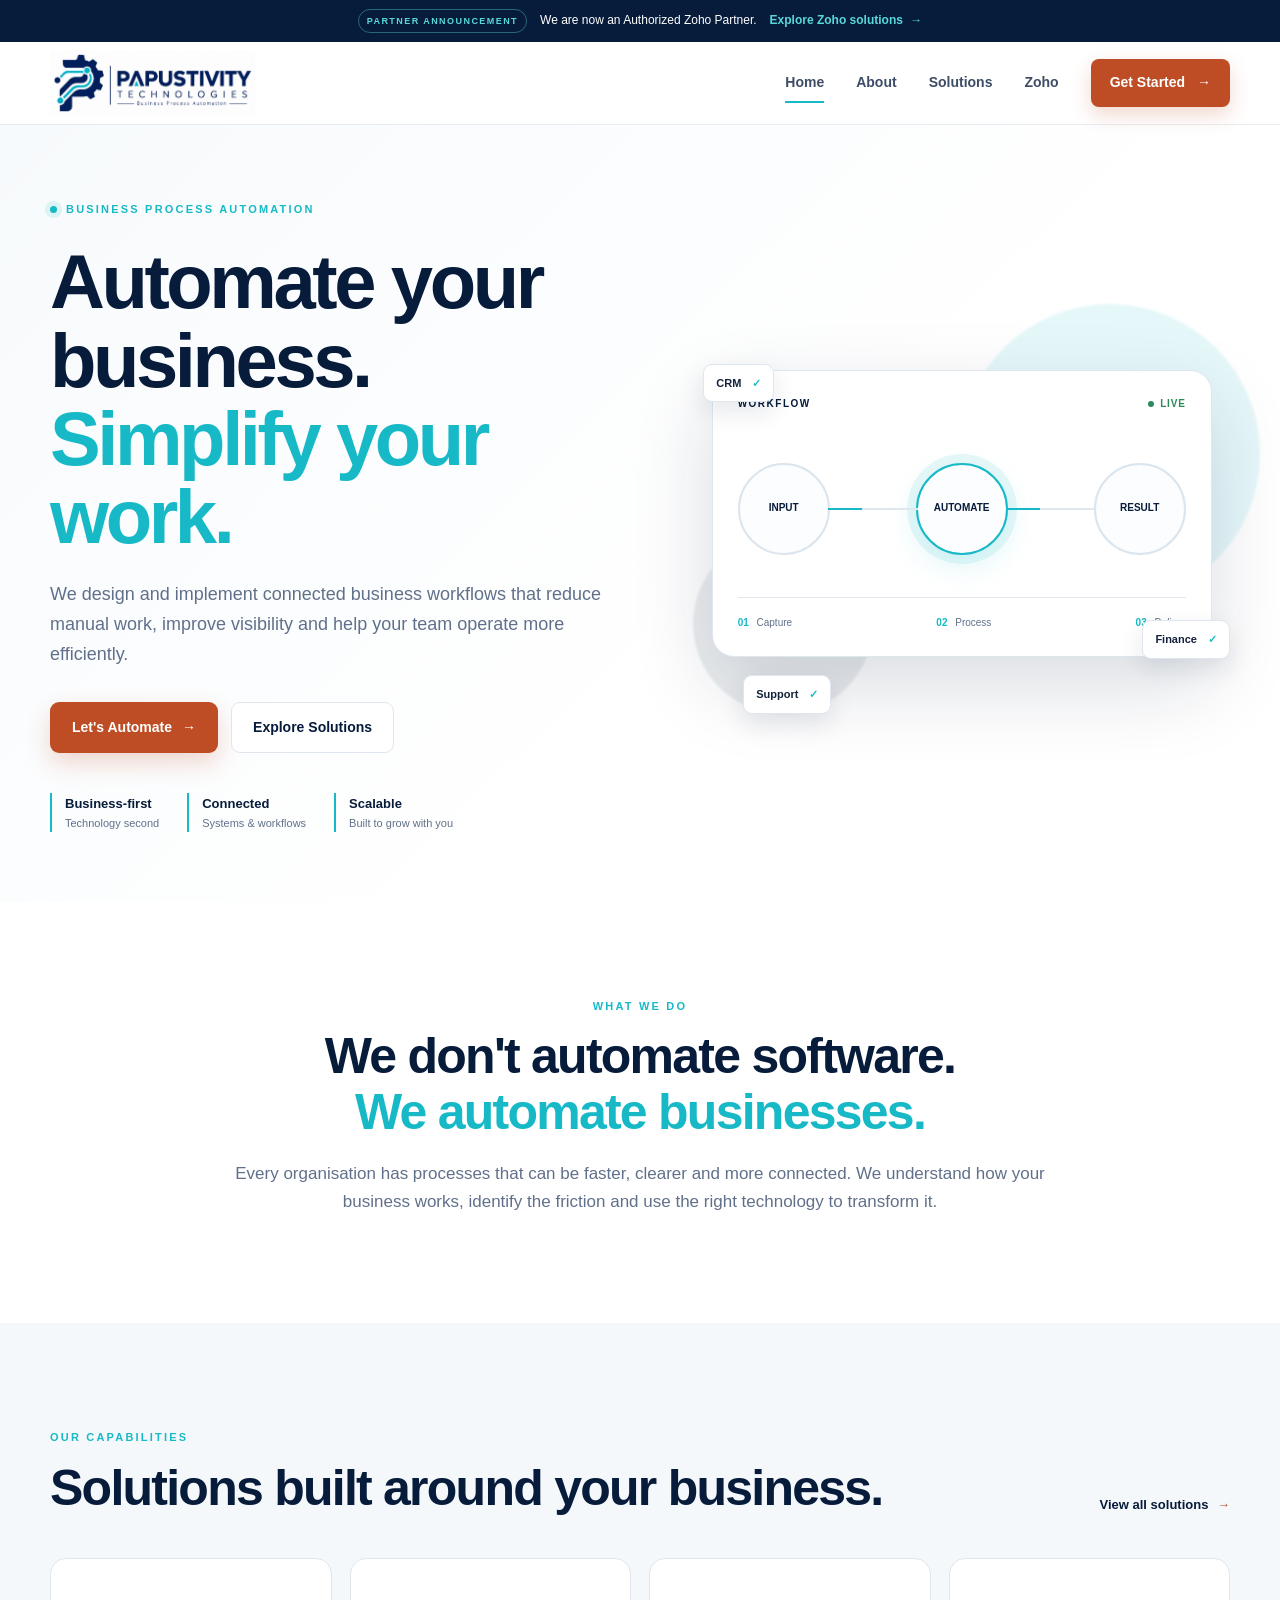
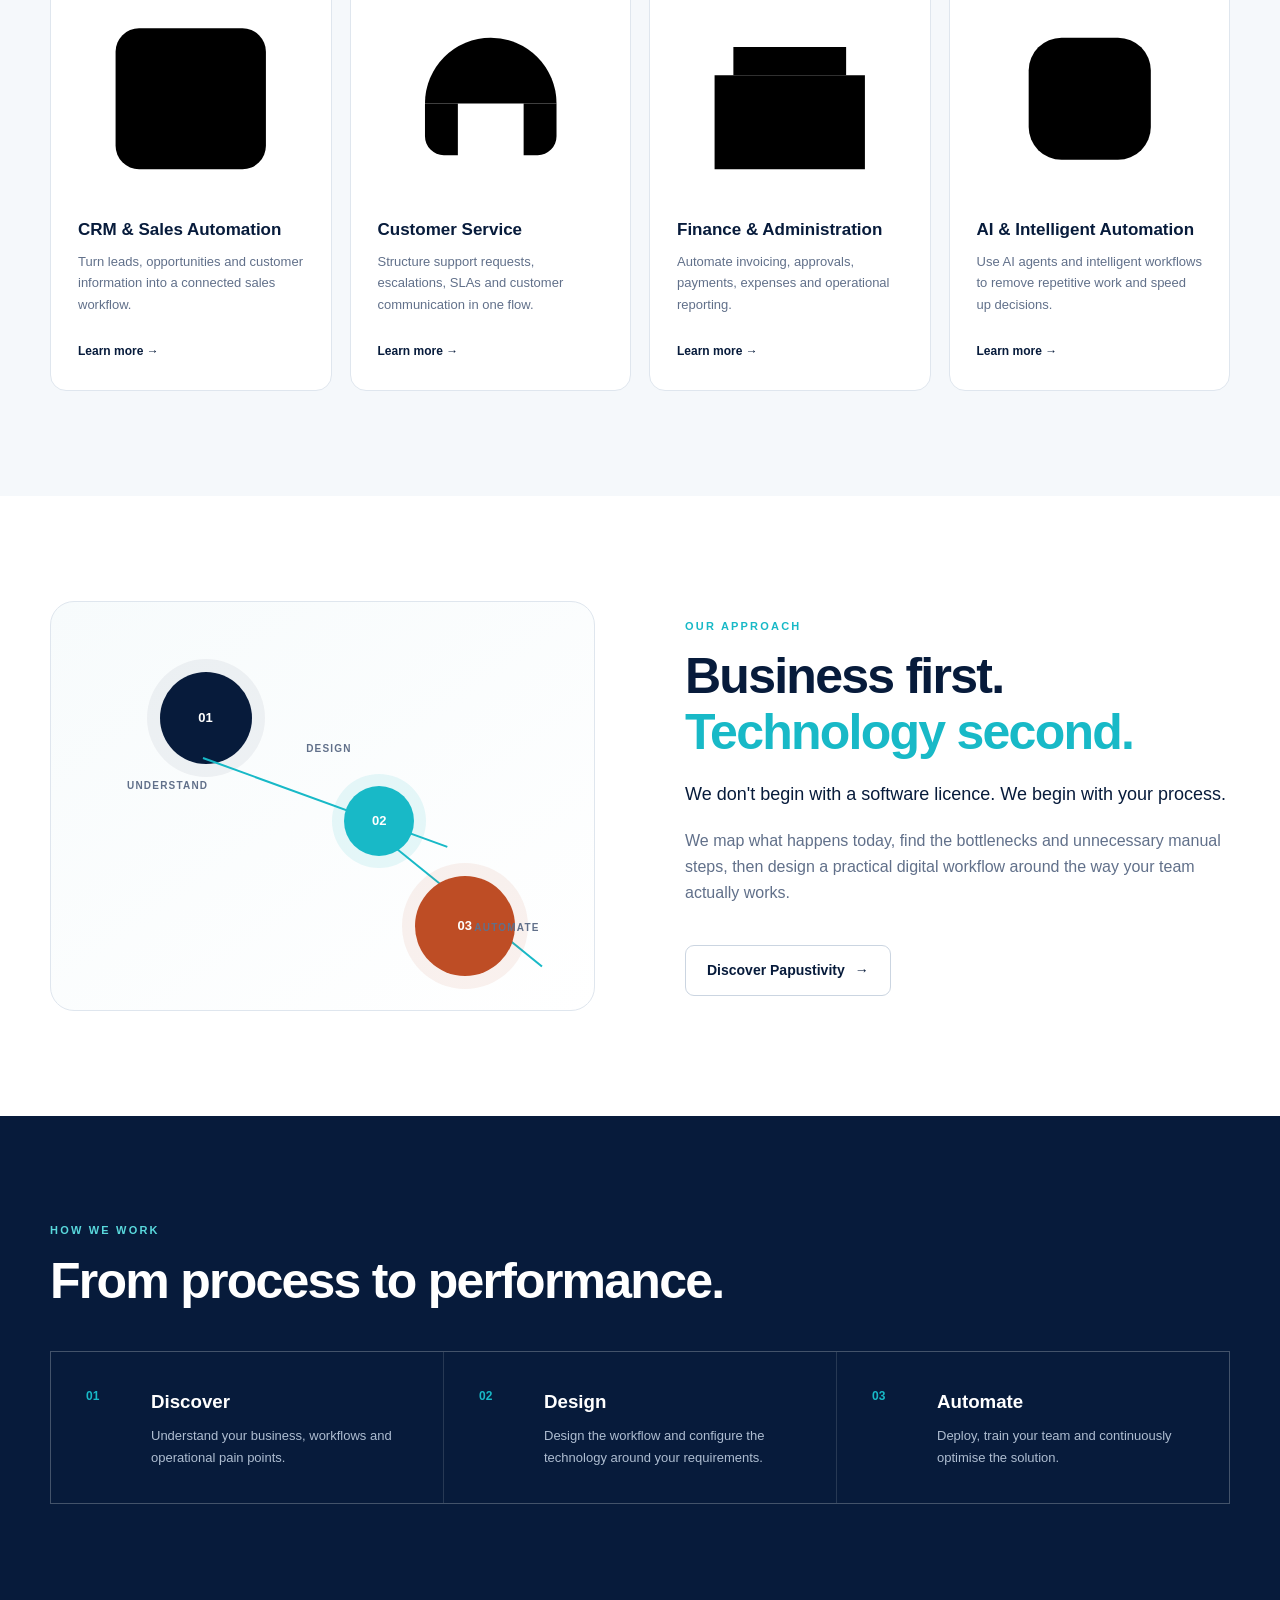
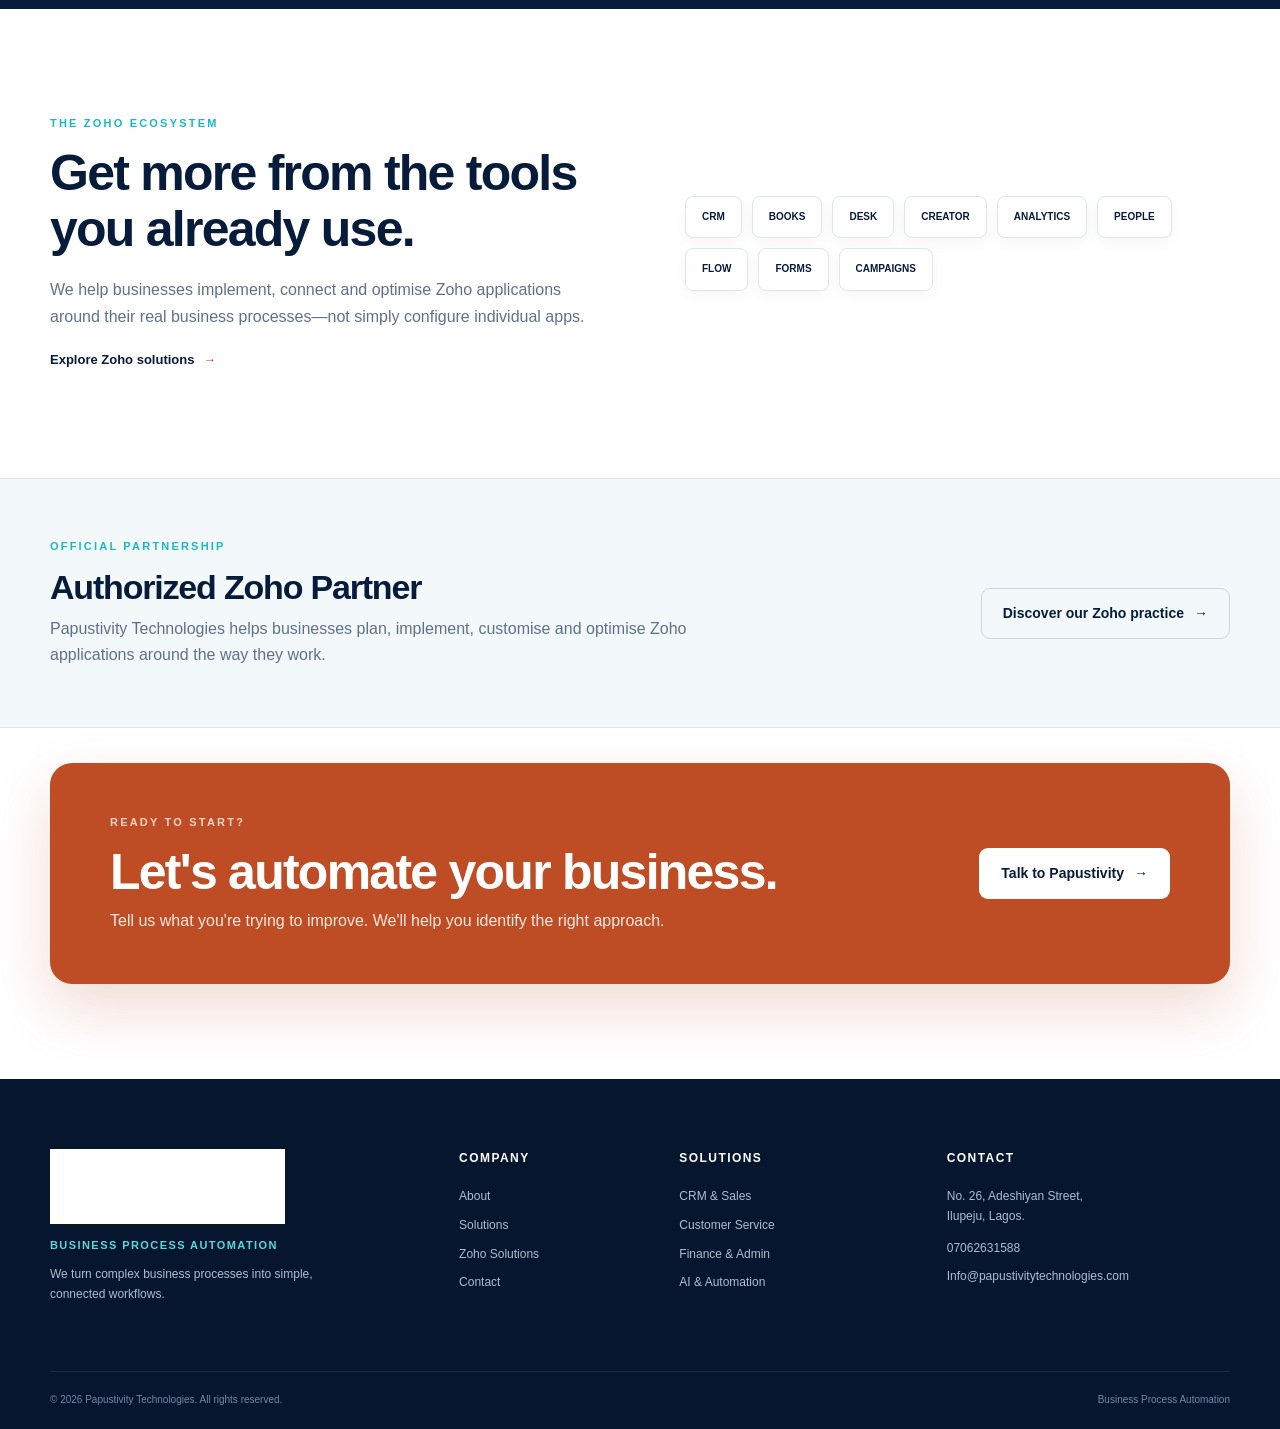
<file: index.html>
<!DOCTYPE html>
<html lang="en">
<head>
  <meta charset="UTF-8">
  <meta name="viewport" content="width=device-width, initial-scale=1.0">
  <meta name="theme-color" content="#081b3a">
  <meta name="description" content="Papustivity Technologies helps businesses automate workflows, connect systems and simplify operations.">
  <meta property="og:title" content="Home | Papustivity Technologies">
  <meta property="og:description" content="Papustivity Technologies helps businesses automate workflows, connect systems and simplify operations.">
  <meta property="og:type" content="website">
  <meta property="og:image" content="images/papustivity-logo.png">
  <title>Home | Papustivity Technologies</title>
  <link rel="icon" type="image/png" href="images/papustivity-logo.png">
  <link rel="stylesheet" href="css/style.css">
</head>
<body class="home-page">

<div class="partner-announcement"><div class="container"><span class="announcement-label">PARTNER ANNOUNCEMENT</span><span>We are now an Authorized Zoho Partner.</span><a href="zoho.html">Explore Zoho solutions <b>→</b></a></div></div>

<header class="site-header" id="site-header">
  <div class="container nav-wrap">
    <a class="brand" href="index.html" aria-label="Papustivity Technologies home">
      <img src="images/papustivity-logo.png" alt="Papustivity Technologies logo">
    </a>

    <button class="menu-toggle" type="button" aria-label="Open navigation" aria-expanded="false" aria-controls="site-nav">
      <span></span><span></span><span></span>
    </button>

    <nav class="site-nav" id="site-nav" aria-label="Main navigation">
      <a href="index.html" data-nav="home">Home</a>
      <a href="about.html" data-nav="about">About</a>
      <a href="solutions.html" data-nav="solutions">Solutions</a>
      <a href="zoho.html" data-nav="zoho">Zoho</a>
      <a class="nav-cta" href="contact.html">Get Started <span>→</span></a>
    </nav>
  </div>
</header>

<main>
  <section class="hero">
    <div class="hero-grid container">
      <div class="hero-copy">
        <span class="eyebrow"><span class="eyebrow-dot"></span> BUSINESS PROCESS AUTOMATION</span>
        <h1>Automate your business.<br><span>Simplify your work.</span></h1>
        <p class="hero-text">We design and implement connected business workflows that reduce manual work, improve visibility and help your team operate more efficiently.</p>
        <div class="hero-actions">
          <a class="btn btn-primary" href="contact.html">Let's Automate <span>→</span></a>
          <a class="btn btn-ghost" href="solutions.html">Explore Solutions</a>
        </div>
        <div class="hero-proof">
          <div><strong>Business-first</strong><span>Technology second</span></div>
          <div><strong>Connected</strong><span>Systems &amp; workflows</span></div>
          <div><strong>Scalable</strong><span>Built to grow with you</span></div>
        </div>
      </div>

      <div class="hero-visual" aria-label="Illustration of an automated business workflow">
        <div class="orb orb-one"></div>
        <div class="orb orb-two"></div>
        <div class="automation-card">
          <div class="automation-top">
            <span>WORKFLOW</span><span class="live-dot">LIVE</span>
          </div>
          <div class="flow-map">
            <div class="flow-node start">INPUT</div>
            <div class="flow-line"><i></i></div>
            <div class="flow-node active">AUTOMATE</div>
            <div class="flow-line"><i></i></div>
            <div class="flow-node end">RESULT</div>
          </div>
          <div class="mini-stats">
            <span><b>01</b> Capture</span>
            <span><b>02</b> Process</span>
            <span><b>03</b> Deliver</span>
          </div>
        </div>
        <div class="floating-tag tag-one">CRM <b>✓</b></div>
        <div class="floating-tag tag-two">Finance <b>✓</b></div>
        <div class="floating-tag tag-three">Support <b>✓</b></div>
      </div>
    </div>
  </section>

  <section class="section intro-section">
    <div class="container narrow center">
      <span class="section-kicker">WHAT WE DO</span>
      <h2>We don't automate software.<br><span>We automate businesses.</span></h2>
      <p>Every organisation has processes that can be faster, clearer and more connected. We understand how your business works, identify the friction and use the right technology to transform it.</p>
    </div>
  </section>

  <section class="section section-soft">
    <div class="container">
      <div class="section-heading">
        <div>
          <span class="section-kicker">OUR CAPABILITIES</span>
          <h2>Solutions built around your business.</h2>
        </div>
        <a class="text-link" href="solutions.html">View all solutions <span>→</span></a>
      </div>

      <div class="card-grid four">
        <article class="service-card">
          <svg viewBox="0 0 48 48"><rect x="8" y="9" width="32" height="30" rx="5"/><circle cx="18" cy="21" r="4"/><path d="M27 19h8M27 25h8M14 31h21"/></svg>
          <h3>CRM &amp; Sales Automation</h3>
          <p>Turn leads, opportunities and customer information into a connected sales workflow.</p>
          <a href="solutions.html#crm">Learn more →</a>
        </article>
        <article class="service-card">
          <svg viewBox="0 0 48 48"><path d="M10 25a14 14 0 0 1 28 0"/><path d="M10 25v7a4 4 0 0 0 4 4h3V25h-7ZM38 25v7a4 4 0 0 1-4 4h-3V25h7Z"/><path d="M24 36h6"/></svg>
          <h3>Customer Service</h3>
          <p>Structure support requests, escalations, SLAs and customer communication in one flow.</p>
          <a href="solutions.html#service">Learn more →</a>
        </article>
        <article class="service-card">
          <svg viewBox="0 0 48 48"><path d="M8 19h32v20H8z"/><path d="M12 19V13h24v6M8 25h32"/><circle cx="31" cy="32" r="3"/></svg>
          <h3>Finance &amp; Administration</h3>
          <p>Automate invoicing, approvals, payments, expenses and operational reporting.</p>
          <a href="solutions.html#finance">Learn more →</a>
        </article>
        <article class="service-card">
          <svg viewBox="0 0 48 48"><rect x="11" y="11" width="26" height="26" rx="7"/><path d="M17 24h14M24 17v14M6 20h5M37 20h5M20 6v5M20 37v5"/><circle cx="20" cy="24" r="2"/><circle cx="28" cy="24" r="2"/></svg>
          <h3>AI &amp; Intelligent Automation</h3>
          <p>Use AI agents and intelligent workflows to remove repetitive work and speed up decisions.</p>
          <a href="solutions.html#ai">Learn more →</a>
        </article>
      </div>
    </div>
  </section>

  <section class="section">
    <div class="container split-section">
      <div class="process-graphic">
        <div class="process-circle"><span>01</span></div>
        <div class="process-path path-a"></div>
        <div class="process-path path-b"></div>
        <div class="process-circle small"><span>02</span></div>
        <div class="process-circle result"><span>03</span></div>
        <span class="process-label label-a">Understand</span>
        <span class="process-label label-b">Design</span>
        <span class="process-label label-c">Automate</span>
      </div>
      <div>
        <span class="section-kicker">OUR APPROACH</span>
        <h2>Business first.<br><span>Technology second.</span></h2>
        <p class="lead">We don't begin with a software licence. We begin with your process.</p>
        <p>We map what happens today, find the bottlenecks and unnecessary manual steps, then design a practical digital workflow around the way your team actually works.</p>
        <a class="btn btn-outline" href="about.html">Discover Papustivity <span>→</span></a>
      </div>
    </div>
  </section>

  <section class="section section-navy">
    <div class="container">
      <div class="section-heading light">
        <div>
          <span class="section-kicker">HOW WE WORK</span>
          <h2>From process to performance.</h2>
        </div>
      </div>
      <div class="steps">
        <div class="step"><span>01</span><div><h3>Discover</h3><p>Understand your business, workflows and operational pain points.</p></div></div>
        <div class="step"><span>02</span><div><h3>Design</h3><p>Design the workflow and configure the technology around your requirements.</p></div></div>
        <div class="step"><span>03</span><div><h3>Automate</h3><p>Deploy, train your team and continuously optimise the solution.</p></div></div>
      </div>
    </div>
  </section>

  <section class="section zoho-section">
    <div class="container zoho-wrap">
      <div>
        <span class="section-kicker">THE ZOHO ECOSYSTEM</span>
        <h2>Get more from the tools you already use.</h2>
        <p>We help businesses implement, connect and optimise Zoho applications around their real business processes—not simply configure individual apps.</p>
        <a class="text-link" href="zoho.html">Explore Zoho solutions <span>→</span></a>
      </div>
      <div class="app-cloud" aria-label="Zoho applications">
        <span>CRM</span><span>BOOKS</span><span>DESK</span><span>CREATOR</span><span>ANALYTICS</span><span>PEOPLE</span><span>FLOW</span><span>FORMS</span><span>CAMPAIGNS</span>
      </div>
    </div>
  </section>

  <section class="partner-proof-section"><div class="container partner-proof-inner"><div><span class="section-kicker">OFFICIAL PARTNERSHIP</span><h2>Authorized Zoho Partner</h2><p>Papustivity Technologies helps businesses plan, implement, customise and optimise Zoho applications around the way they work.</p></div><a class="btn btn-outline" href="zoho.html">Discover our Zoho practice <span>→</span></a></div></section>

  <section class="cta-section">
    <div class="container cta-box">
      <div><span class="section-kicker">READY TO START?</span><h2>Let's automate your business.</h2><p>Tell us what you're trying to improve. We'll help you identify the right approach.</p></div>
      <a class="btn btn-light" href="contact.html">Talk to Papustivity <span>→</span></a>
    </div>
  </section>
</main>

<footer class="site-footer">
  <div class="container footer-grid">
    <div class="footer-brand">
      <a class="brand footer-logo" href="index.html" aria-label="Papustivity Technologies home">
        <img src="images/papustivity-logo.png" alt="Papustivity Technologies">
      </a>
      <p>Business Process Automation</p>
      <p class="footer-copy">We turn complex business processes into simple, connected workflows.</p>
    </div>

    <div>
      <h3>Company</h3>
      <a href="about.html">About</a>
      <a href="solutions.html">Solutions</a>
      <a href="zoho.html">Zoho Solutions</a>
      <a href="contact.html">Contact</a>
    </div>

    <div>
      <h3>Solutions</h3>
      <a href="solutions.html#crm">CRM &amp; Sales</a>
      <a href="solutions.html#service">Customer Service</a>
      <a href="solutions.html#finance">Finance &amp; Admin</a>
      <a href="solutions.html#ai">AI &amp; Automation</a>
    </div>

    <div class="footer-contact">
      <h3>Contact</h3>
      <p>No. 26, Adeshiyan Street,<br>Ilupeju, Lagos.</p>
      <a href="tel:07062631588">07062631588</a>
      <a href="mailto:Info@papustivitytechnologies.com">Info@papustivitytechnologies.com</a>
    </div>
  </div>

  <div class="container footer-bottom">
    <span>© <span id="year"></span> Papustivity Technologies. All rights reserved.</span>
    <span>Business Process Automation</span>
  </div>
</footer>

<script src="js/main.js"></script>
</body>
</html>
</file>
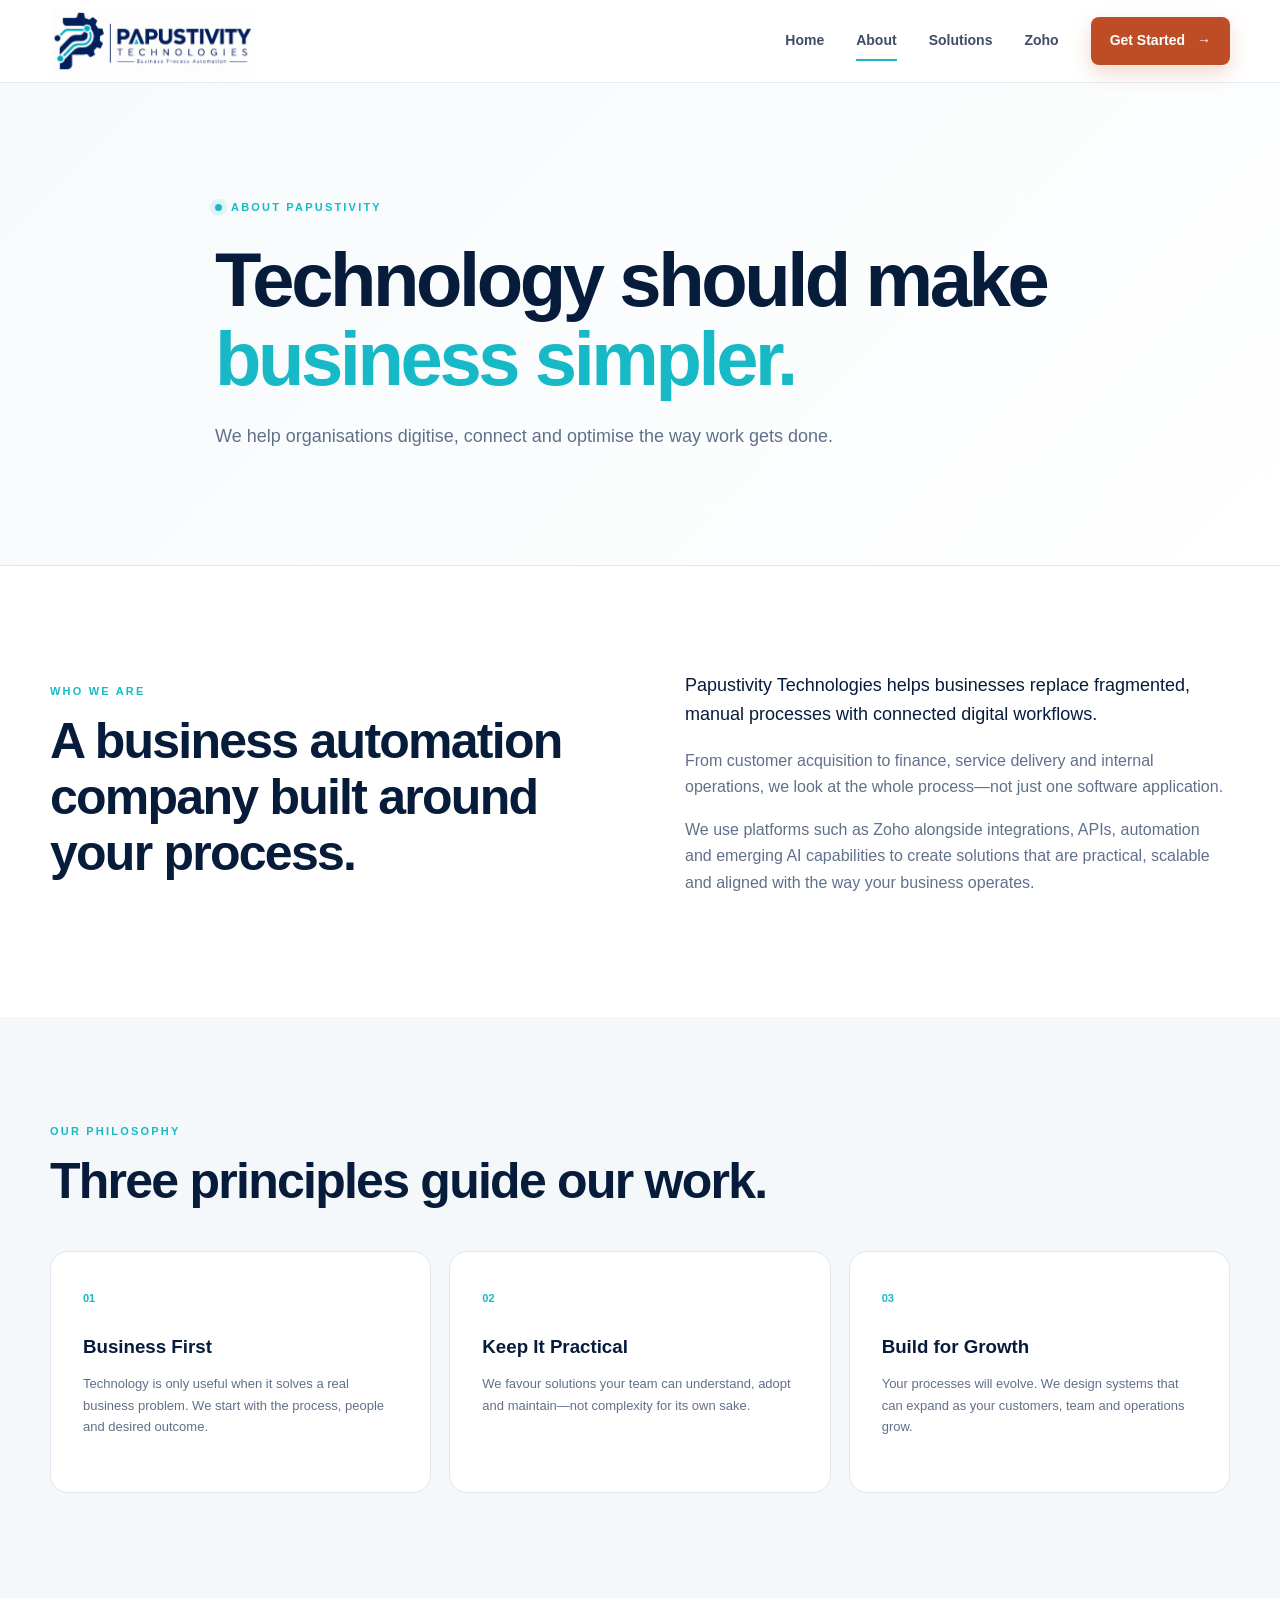
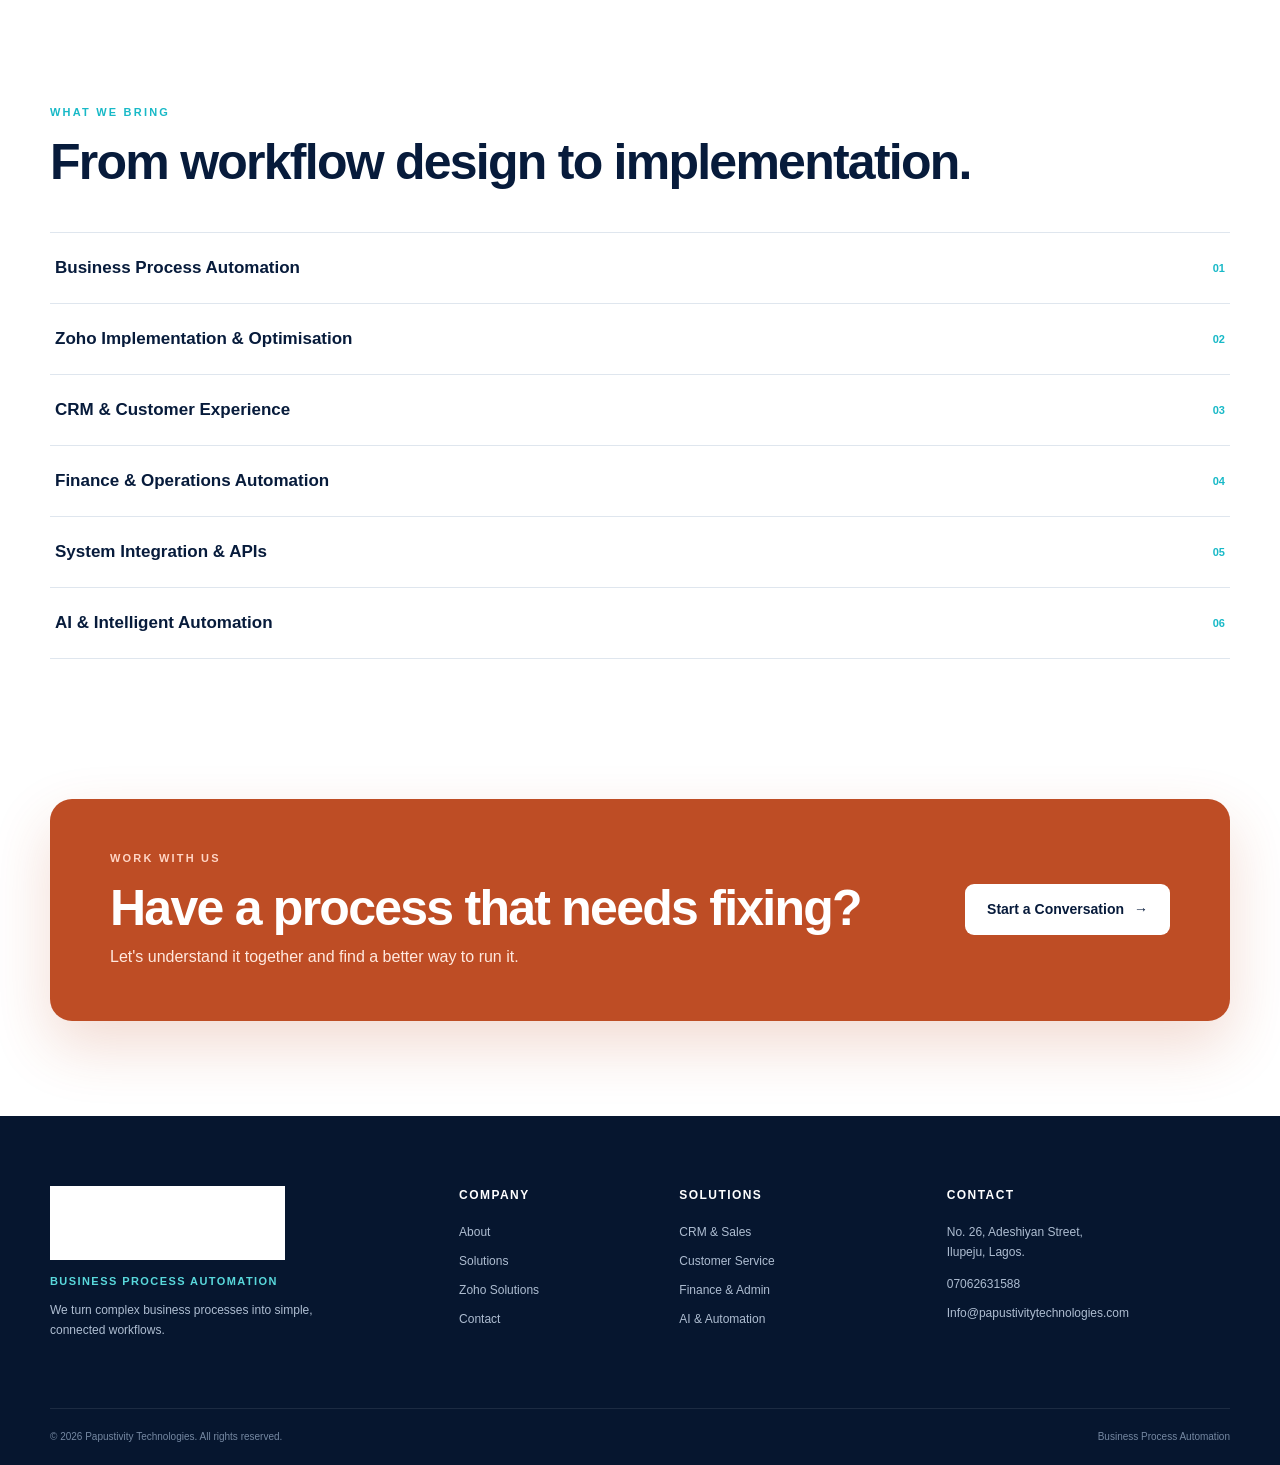
<file: about.html>
<!DOCTYPE html>
<html lang="en">
<head>
  <meta charset="UTF-8">
  <meta name="viewport" content="width=device-width, initial-scale=1.0">
  <meta name="theme-color" content="#081b3a">
  <meta name="description" content="Learn how Papustivity Technologies approaches business process automation.">
  <meta property="og:title" content="About | Papustivity Technologies">
  <meta property="og:description" content="Learn how Papustivity Technologies approaches business process automation.">
  <meta property="og:type" content="website">
  <meta property="og:image" content="images/papustivity-logo.png">
  <title>About | Papustivity Technologies</title>
  <link rel="icon" type="image/png" href="images/papustivity-logo.png">
  <link rel="stylesheet" href="css/style.css">
</head>
<body class="about-page">

<header class="site-header" id="site-header">
  <div class="container nav-wrap">
    <a class="brand" href="index.html" aria-label="Papustivity Technologies home">
      <img src="images/papustivity-logo.png" alt="Papustivity Technologies logo">
    </a>

    <button class="menu-toggle" type="button" aria-label="Open navigation" aria-expanded="false" aria-controls="site-nav">
      <span></span><span></span><span></span>
    </button>

    <nav class="site-nav" id="site-nav" aria-label="Main navigation">
      <a href="index.html" data-nav="home">Home</a>
      <a href="about.html" data-nav="about">About</a>
      <a href="solutions.html" data-nav="solutions">Solutions</a>
      <a href="zoho.html" data-nav="zoho">Zoho</a>
      <a class="nav-cta" href="contact.html">Get Started <span>→</span></a>
    </nav>
  </div>
</header>

<main>
  <section class="page-hero">
    <div class="container narrow">
      <span class="eyebrow"><span class="eyebrow-dot"></span> ABOUT PAPUSTIVITY</span>
      <h1>Technology should make <span>business simpler.</span></h1>
      <p>We help organisations digitise, connect and optimise the way work gets done.</p>
    </div>
  </section>

  <section class="section">
    <div class="container split-section about-split">
      <div>
        <span class="section-kicker">WHO WE ARE</span>
        <h2>A business automation company built around your process.</h2>
      </div>
      <div>
        <p class="lead">Papustivity Technologies helps businesses replace fragmented, manual processes with connected digital workflows.</p>
        <p>From customer acquisition to finance, service delivery and internal operations, we look at the whole process—not just one software application.</p>
        <p>We use platforms such as Zoho alongside integrations, APIs, automation and emerging AI capabilities to create solutions that are practical, scalable and aligned with the way your business operates.</p>
      </div>
    </div>
  </section>

  <section class="section section-soft">
    <div class="container">
      <div class="section-heading"><div><span class="section-kicker">OUR PHILOSOPHY</span><h2>Three principles guide our work.</h2></div></div>
      <div class="card-grid three">
        <article class="principle"><span>01</span><h3>Business First</h3><p>Technology is only useful when it solves a real business problem. We start with the process, people and desired outcome.</p></article>
        <article class="principle"><span>02</span><h3>Keep It Practical</h3><p>We favour solutions your team can understand, adopt and maintain—not complexity for its own sake.</p></article>
        <article class="principle"><span>03</span><h3>Build for Growth</h3><p>Your processes will evolve. We design systems that can expand as your customers, team and operations grow.</p></article>
      </div>
    </div>
  </section>

  <section class="section">
    <div class="container">
      <div class="section-heading"><div><span class="section-kicker">WHAT WE BRING</span><h2>From workflow design to implementation.</h2></div></div>
      <div class="capability-list">
        <div><span>Business Process Automation</span><b>01</b></div>
        <div><span>Zoho Implementation &amp; Optimisation</span><b>02</b></div>
        <div><span>CRM &amp; Customer Experience</span><b>03</b></div>
        <div><span>Finance &amp; Operations Automation</span><b>04</b></div>
        <div><span>System Integration &amp; APIs</span><b>05</b></div>
        <div><span>AI &amp; Intelligent Automation</span><b>06</b></div>
      </div>
    </div>
  </section>

  <section class="cta-section">
    <div class="container cta-box">
      <div><span class="section-kicker">WORK WITH US</span><h2>Have a process that needs fixing?</h2><p>Let's understand it together and find a better way to run it.</p></div>
      <a class="btn btn-light" href="contact.html">Start a Conversation <span>→</span></a>
    </div>
  </section>
</main>

<footer class="site-footer">
  <div class="container footer-grid">
    <div class="footer-brand">
      <a class="brand footer-logo" href="index.html" aria-label="Papustivity Technologies home">
        <img src="images/papustivity-logo.png" alt="Papustivity Technologies">
      </a>
      <p>Business Process Automation</p>
      <p class="footer-copy">We turn complex business processes into simple, connected workflows.</p>
    </div>

    <div>
      <h3>Company</h3>
      <a href="about.html">About</a>
      <a href="solutions.html">Solutions</a>
      <a href="zoho.html">Zoho Solutions</a>
      <a href="contact.html">Contact</a>
    </div>

    <div>
      <h3>Solutions</h3>
      <a href="solutions.html#crm">CRM &amp; Sales</a>
      <a href="solutions.html#service">Customer Service</a>
      <a href="solutions.html#finance">Finance &amp; Admin</a>
      <a href="solutions.html#ai">AI &amp; Automation</a>
    </div>

    <div class="footer-contact">
      <h3>Contact</h3>
      <p>No. 26, Adeshiyan Street,<br>Ilupeju, Lagos.</p>
      <a href="tel:07062631588">07062631588</a>
      <a href="mailto:Info@papustivitytechnologies.com">Info@papustivitytechnologies.com</a>
    </div>
  </div>

  <div class="container footer-bottom">
    <span>© <span id="year"></span> Papustivity Technologies. All rights reserved.</span>
    <span>Business Process Automation</span>
  </div>
</footer>

<script src="js/main.js"></script>
</body>
</html>
</file>
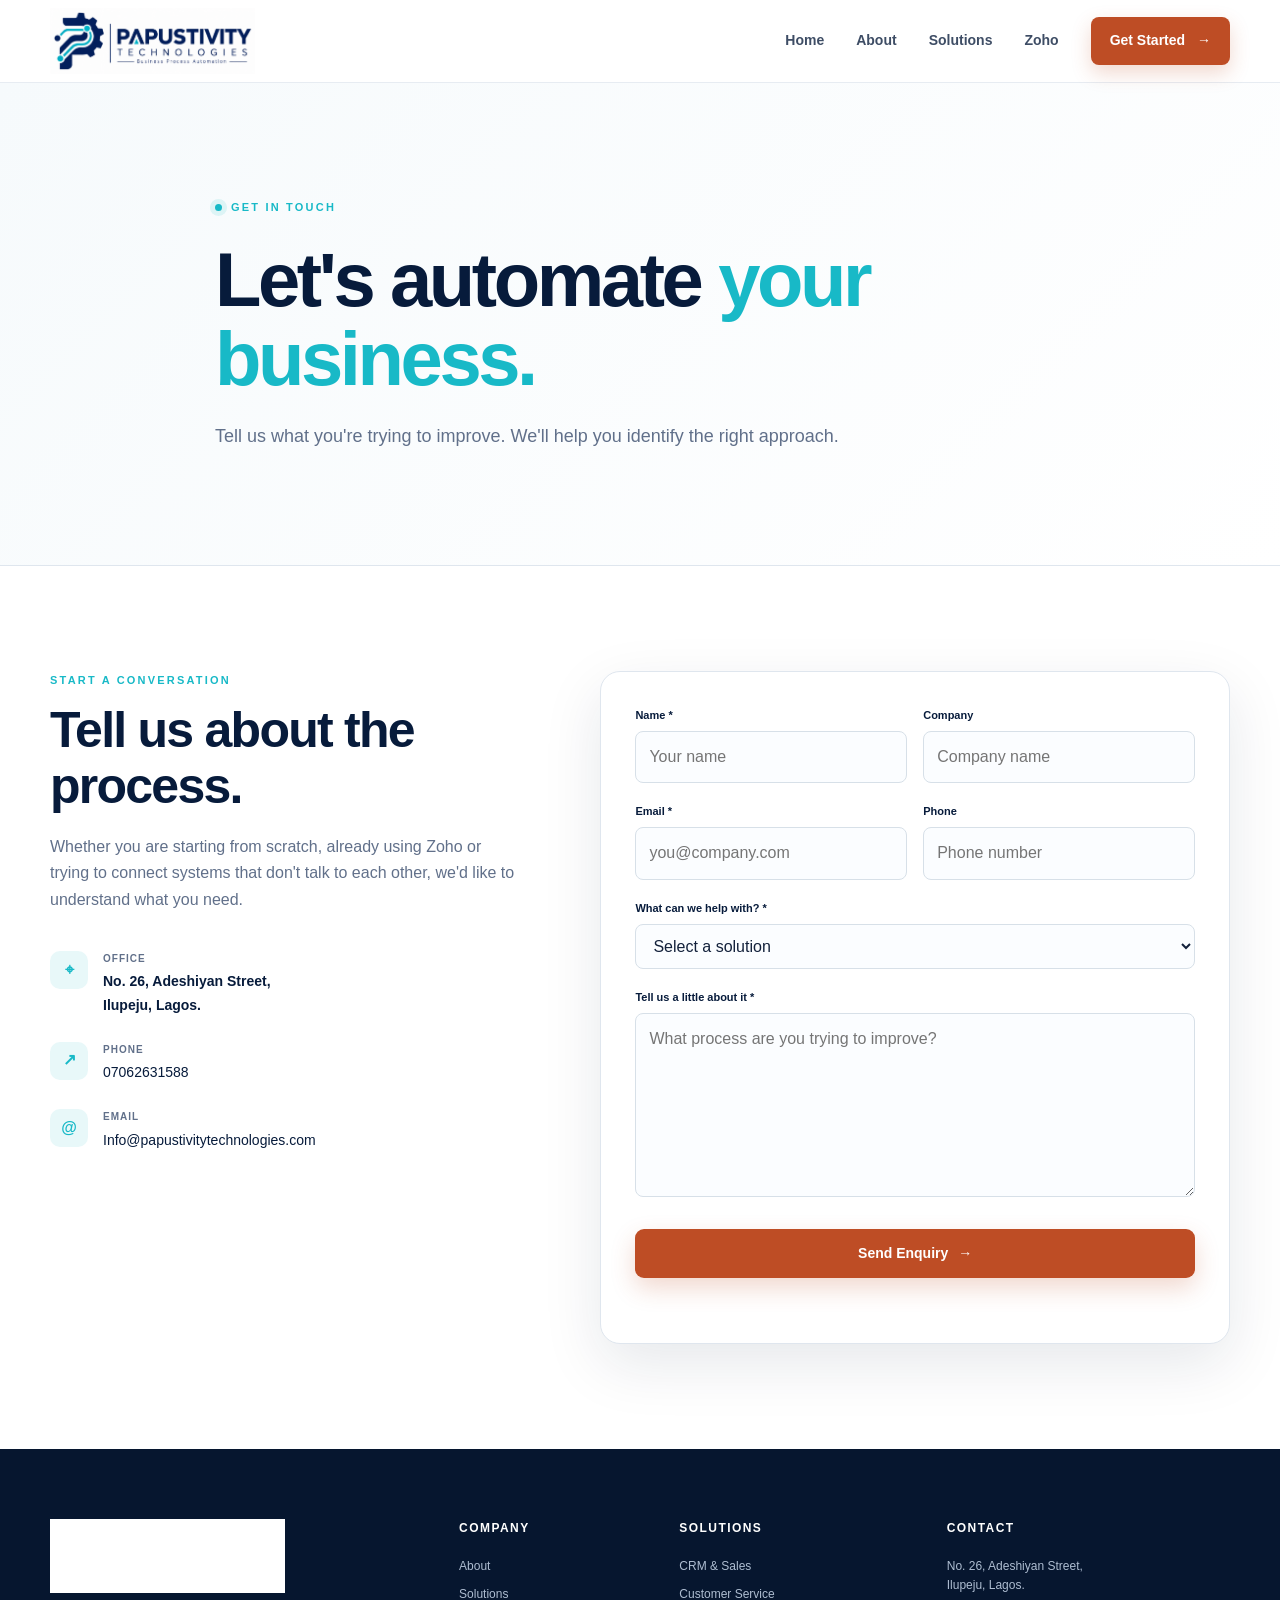
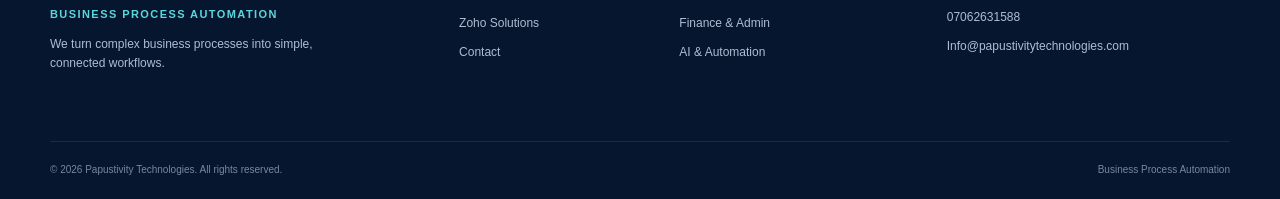
<file: contact.html>
<!DOCTYPE html>
<html lang="en">
<head>
  <meta charset="UTF-8">
  <meta name="viewport" content="width=device-width, initial-scale=1.0">
  <meta name="theme-color" content="#081b3a">
  <meta name="description" content="Start a conversation with Papustivity Technologies about business process automation.">
  <meta property="og:title" content="Contact | Papustivity Technologies">
  <meta property="og:description" content="Start a conversation with Papustivity Technologies about business process automation.">
  <meta property="og:type" content="website">
  <meta property="og:image" content="images/papustivity-logo.png">
  <title>Contact | Papustivity Technologies</title>
  <link rel="icon" type="image/png" href="images/papustivity-logo.png">
  <link rel="stylesheet" href="css/style.css">
</head>
<body class="contact-page">

<header class="site-header" id="site-header">
  <div class="container nav-wrap">
    <a class="brand" href="index.html" aria-label="Papustivity Technologies home">
      <img src="images/papustivity-logo.png" alt="Papustivity Technologies logo">
    </a>

    <button class="menu-toggle" type="button" aria-label="Open navigation" aria-expanded="false" aria-controls="site-nav">
      <span></span><span></span><span></span>
    </button>

    <nav class="site-nav" id="site-nav" aria-label="Main navigation">
      <a href="index.html" data-nav="home">Home</a>
      <a href="about.html" data-nav="about">About</a>
      <a href="solutions.html" data-nav="solutions">Solutions</a>
      <a href="zoho.html" data-nav="zoho">Zoho</a>
      <a class="nav-cta" href="contact.html">Get Started <span>→</span></a>
    </nav>
  </div>
</header>

<main>
  <section class="page-hero contact-hero">
    <div class="container narrow">
      <span class="eyebrow"><span class="eyebrow-dot"></span> GET IN TOUCH</span>
      <h1>Let's automate <span>your business.</span></h1>
      <p>Tell us what you're trying to improve. We'll help you identify the right approach.</p>
    </div>
  </section>

  <section class="section">
    <div class="container contact-grid">
      <div class="contact-info">
        <span class="section-kicker">START A CONVERSATION</span>
        <h2>Tell us about the process.</h2>
        <p>Whether you are starting from scratch, already using Zoho or trying to connect systems that don't talk to each other, we'd like to understand what you need.</p>

        <div class="contact-detail">
          <span class="detail-icon">⌖</span>
          <div><small>Office</small><strong>No. 26, Adeshiyan Street,<br>Ilupeju, Lagos.</strong></div>
        </div>
        <div class="contact-detail">
          <span class="detail-icon">↗</span>
          <div><small>Phone</small><a href="tel:07062631588">07062631588</a></div>
        </div>
        <div class="contact-detail">
          <span class="detail-icon">@</span>
          <div><small>Email</small><a href="mailto:Info@papustivitytechnologies.com">Info@papustivitytechnologies.com</a></div>
        </div>
      </div>

      <div class="form-card">
        <form id="contact-form" action="https://formspree.io/f/xyeengev" method="POST">
          <input type="hidden" name="subject" value="Papustivity Website Enquiry">
          <div class="form-row">
            <div class="form-field"><label for="name">Name *</label><input id="name" name="name" type="text" autocomplete="name" required placeholder="Your name"></div>
            <div class="form-field"><label for="company">Company</label><input id="company" name="company" type="text" autocomplete="organization" placeholder="Company name"></div>
          </div>
          <div class="form-row">
            <div class="form-field"><label for="email">Email *</label><input id="email" name="email" type="email" autocomplete="email" required placeholder="you@company.com"></div>
            <div class="form-field"><label for="phone">Phone</label><input id="phone" name="phone" type="tel" autocomplete="tel" placeholder="Phone number"></div>
          </div>
          <div class="form-field"><label for="interest">What can we help with? *</label>
            <select id="interest" name="interest" required>
              <option value="" selected disabled>Select a solution</option>
              <option>Business Process Automation</option>
              <option>Zoho Implementation &amp; Optimisation</option>
              <option>CRM &amp; Sales Automation</option>
              <option>Customer Service</option>
              <option>Finance &amp; Administration</option>
              <option>HR &amp; Workforce</option>
              <option>AI &amp; Intelligent Automation</option>
              <option>System Integration</option>
              <option>Something else</option>
            </select>
          </div>
          <div class="form-field"><label for="message">Tell us a little about it *</label><textarea id="message" name="message" rows="6" required placeholder="What process are you trying to improve?"></textarea></div>
          <button class="btn btn-primary form-submit" type="submit"><span class="submit-text">Send Enquiry</span><span class="submit-arrow">→</span></button>
          <p class="form-status" id="form-status" role="status" aria-live="polite"></p>
        </form>
      </div>
    </div>
  </section>
</main>

<footer class="site-footer">
  <div class="container footer-grid">
    <div class="footer-brand">
      <a class="brand footer-logo" href="index.html" aria-label="Papustivity Technologies home">
        <img src="images/papustivity-logo.png" alt="Papustivity Technologies">
      </a>
      <p>Business Process Automation</p>
      <p class="footer-copy">We turn complex business processes into simple, connected workflows.</p>
    </div>

    <div>
      <h3>Company</h3>
      <a href="about.html">About</a>
      <a href="solutions.html">Solutions</a>
      <a href="zoho.html">Zoho Solutions</a>
      <a href="contact.html">Contact</a>
    </div>

    <div>
      <h3>Solutions</h3>
      <a href="solutions.html#crm">CRM &amp; Sales</a>
      <a href="solutions.html#service">Customer Service</a>
      <a href="solutions.html#finance">Finance &amp; Admin</a>
      <a href="solutions.html#ai">AI &amp; Automation</a>
    </div>

    <div class="footer-contact">
      <h3>Contact</h3>
      <p>No. 26, Adeshiyan Street,<br>Ilupeju, Lagos.</p>
      <a href="tel:07062631588">07062631588</a>
      <a href="mailto:Info@papustivitytechnologies.com">Info@papustivitytechnologies.com</a>
    </div>
  </div>

  <div class="container footer-bottom">
    <span>© <span id="year"></span> Papustivity Technologies. All rights reserved.</span>
    <span>Business Process Automation</span>
  </div>
</footer>

<script src="js/main.js"></script>
</body>
</html>
</file>
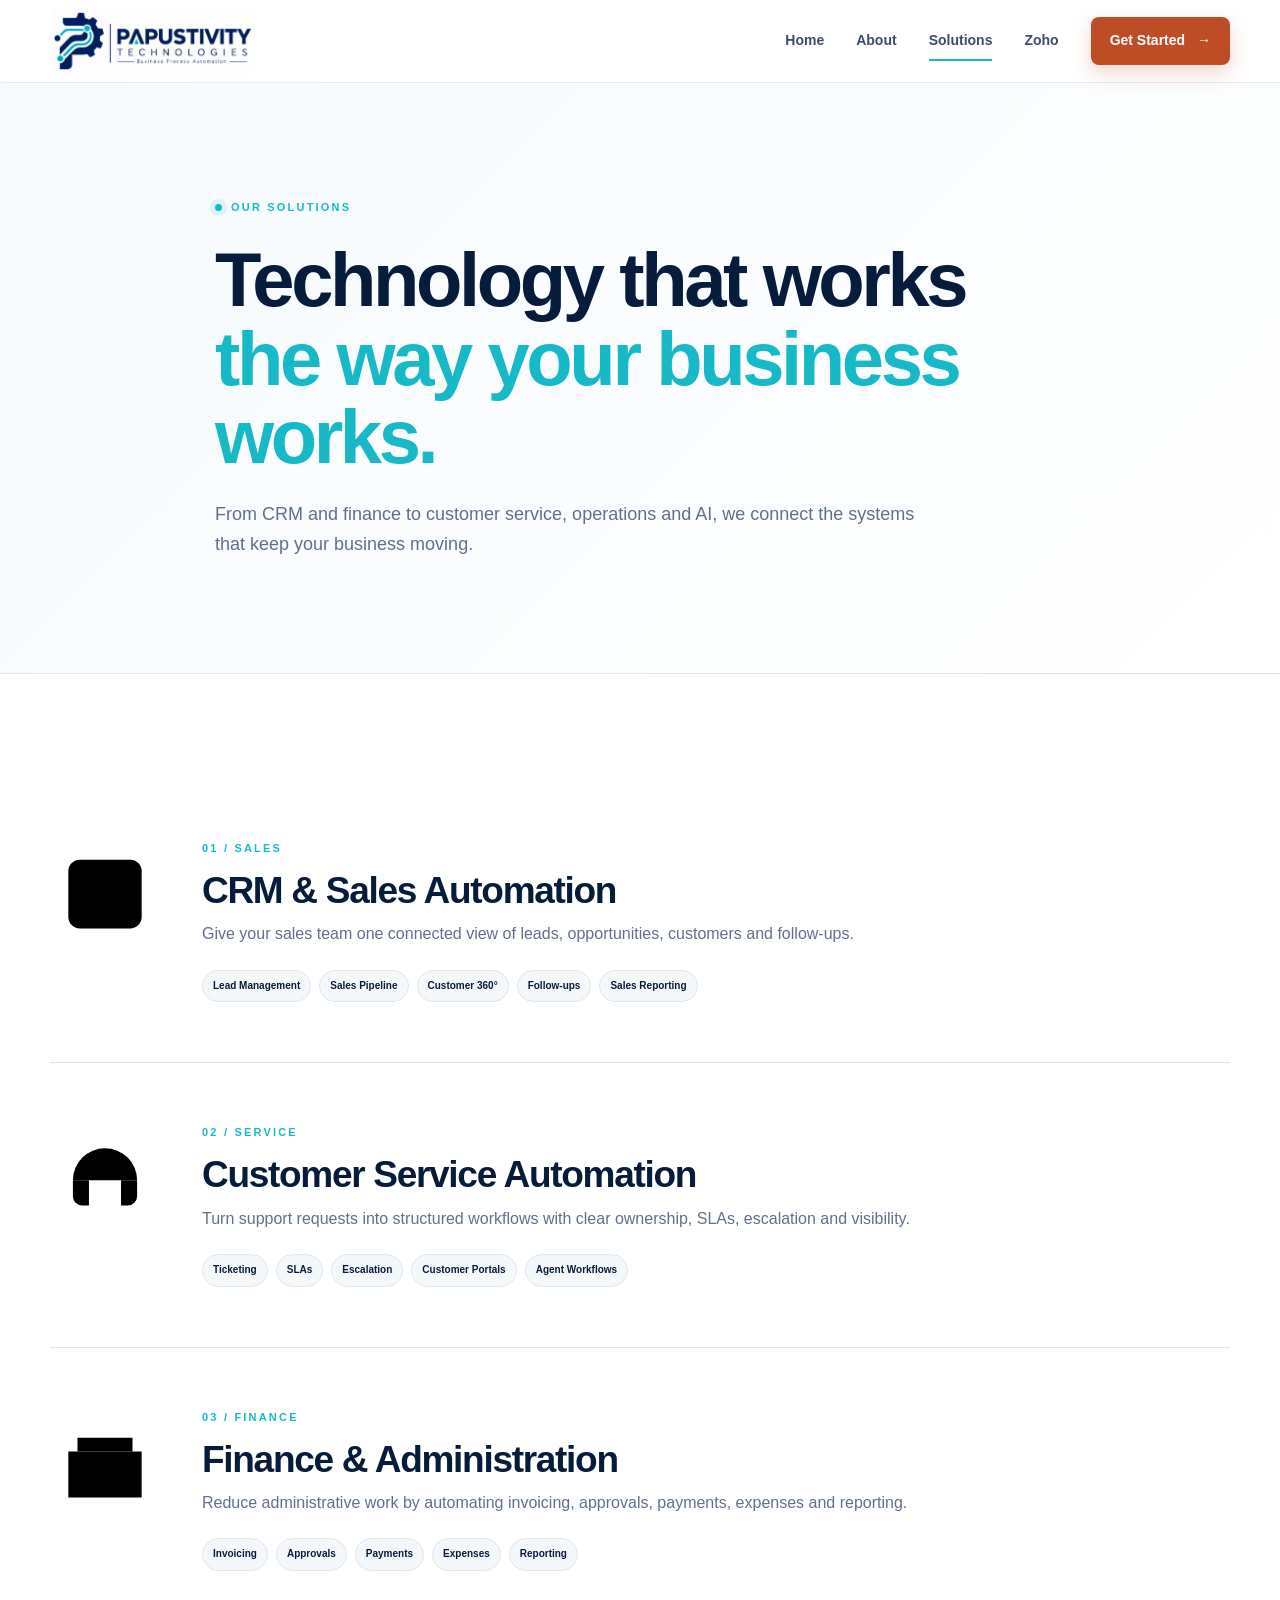
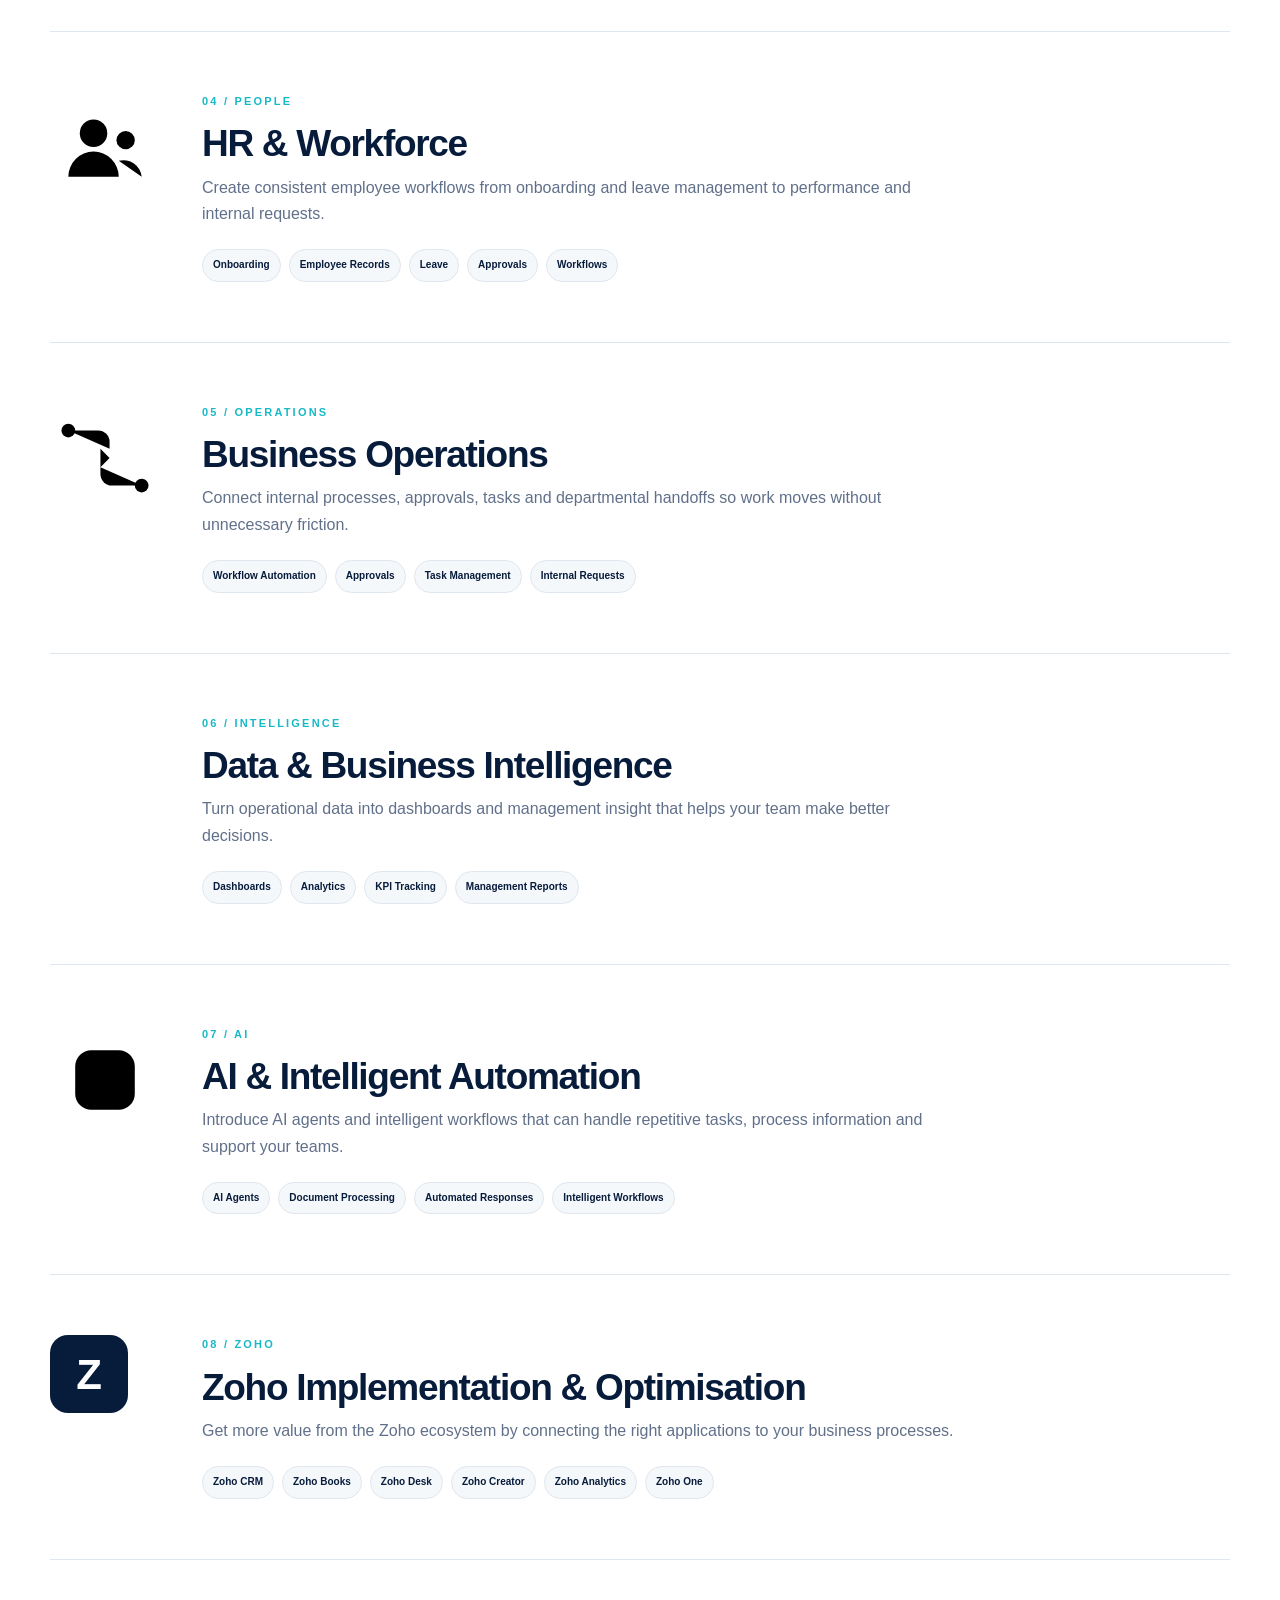
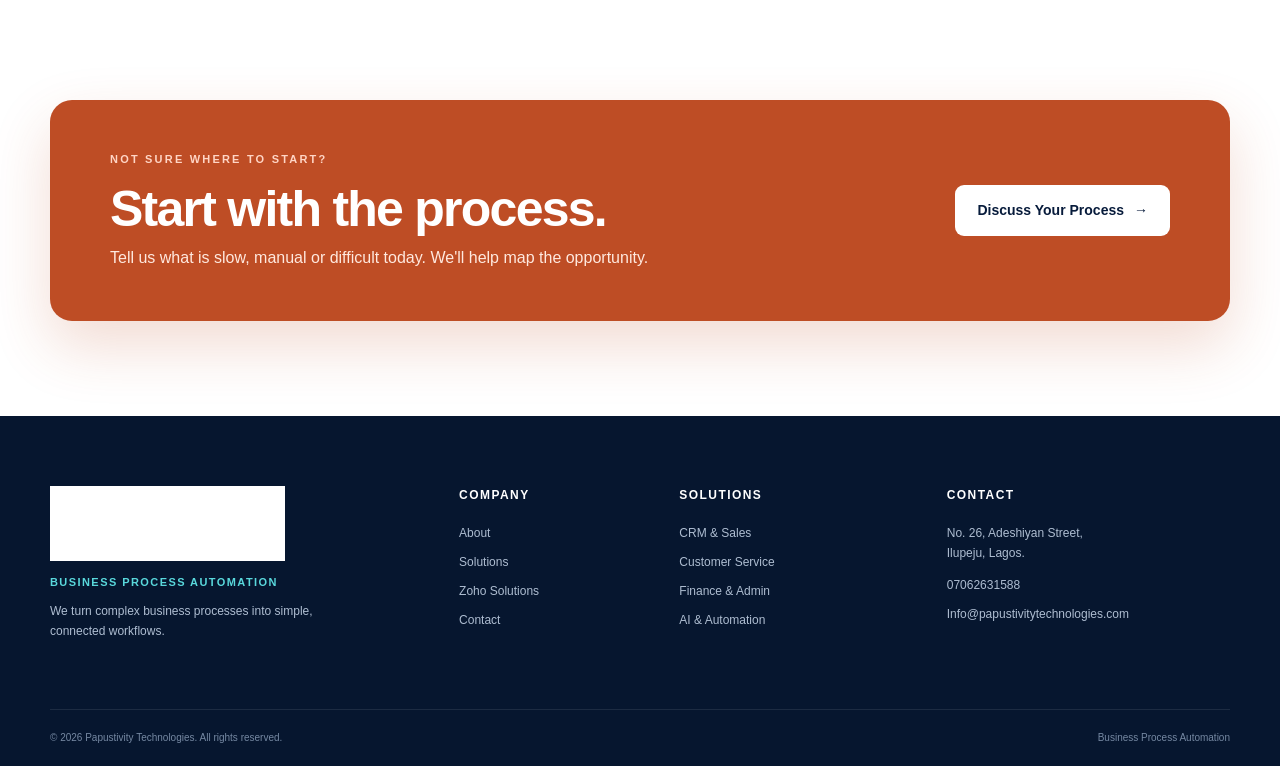
<file: solutions.html>
<!DOCTYPE html>
<html lang="en">
<head>
  <meta charset="UTF-8">
  <meta name="viewport" content="width=device-width, initial-scale=1.0">
  <meta name="theme-color" content="#081b3a">
  <meta name="description" content="Business process automation solutions across CRM, service, finance, operations, AI and Zoho.">
  <meta property="og:title" content="Solutions | Papustivity Technologies">
  <meta property="og:description" content="Business process automation solutions across CRM, service, finance, operations, AI and Zoho.">
  <meta property="og:type" content="website">
  <meta property="og:image" content="images/papustivity-logo.png">
  <title>Solutions | Papustivity Technologies</title>
  <link rel="icon" type="image/png" href="images/papustivity-logo.png">
  <link rel="stylesheet" href="css/style.css">
</head>
<body class="solutions-page">

<header class="site-header" id="site-header">
  <div class="container nav-wrap">
    <a class="brand" href="index.html" aria-label="Papustivity Technologies home">
      <img src="images/papustivity-logo.png" alt="Papustivity Technologies logo">
    </a>

    <button class="menu-toggle" type="button" aria-label="Open navigation" aria-expanded="false" aria-controls="site-nav">
      <span></span><span></span><span></span>
    </button>

    <nav class="site-nav" id="site-nav" aria-label="Main navigation">
      <a href="index.html" data-nav="home">Home</a>
      <a href="about.html" data-nav="about">About</a>
      <a href="solutions.html" data-nav="solutions">Solutions</a>
      <a href="zoho.html" data-nav="zoho">Zoho</a>
      <a class="nav-cta" href="contact.html">Get Started <span>→</span></a>
    </nav>
  </div>
</header>

<main>
  <section class="page-hero solutions-hero">
    <div class="container narrow">
      <span class="eyebrow"><span class="eyebrow-dot"></span> OUR SOLUTIONS</span>
      <h1>Technology that works <span>the way your business works.</span></h1>
      <p>From CRM and finance to customer service, operations and AI, we connect the systems that keep your business moving.</p>
    </div>
  </section>

  <section class="section">
    <div class="container">
      <div class="solution-block" id="crm">
        <svg viewBox="0 0 48 48"><rect x="8" y="9" width="32" height="30" rx="5"/><circle cx="18" cy="21" r="4"/><path d="M27 19h8M27 25h8M14 31h21"/></svg>
        <div><span class="section-kicker">01 / SALES</span><h2>CRM &amp; Sales Automation</h2><p>Give your sales team one connected view of leads, opportunities, customers and follow-ups.</p><div class="tag-list"><span>Lead Management</span><span>Sales Pipeline</span><span>Customer 360°</span><span>Follow-ups</span><span>Sales Reporting</span></div></div>
      </div>
      <div class="solution-block reverse" id="service">
        <svg viewBox="0 0 48 48"><path d="M10 25a14 14 0 0 1 28 0"/><path d="M10 25v7a4 4 0 0 0 4 4h3V25h-7ZM38 25v7a4 4 0 0 1-4 4h-3V25h7Z"/><path d="M24 36h6"/></svg>
        <div><span class="section-kicker">02 / SERVICE</span><h2>Customer Service Automation</h2><p>Turn support requests into structured workflows with clear ownership, SLAs, escalation and visibility.</p><div class="tag-list"><span>Ticketing</span><span>SLAs</span><span>Escalation</span><span>Customer Portals</span><span>Agent Workflows</span></div></div>
      </div>
      <div class="solution-block" id="finance">
        <svg viewBox="0 0 48 48"><path d="M8 19h32v20H8z"/><path d="M12 19V13h24v6M8 25h32"/><circle cx="31" cy="32" r="3"/></svg>
        <div><span class="section-kicker">03 / FINANCE</span><h2>Finance &amp; Administration</h2><p>Reduce administrative work by automating invoicing, approvals, payments, expenses and reporting.</p><div class="tag-list"><span>Invoicing</span><span>Approvals</span><span>Payments</span><span>Expenses</span><span>Reporting</span></div></div>
      </div>
      <div class="solution-block reverse" id="people">
        <svg viewBox="0 0 48 48"><circle cx="19" cy="18" r="6"/><circle cx="33" cy="21" r="4"/><path d="M8 37a11 11 0 0 1 22 0M30 30a8 8 0 0 1 10 7"/></svg>
        <div><span class="section-kicker">04 / PEOPLE</span><h2>HR &amp; Workforce</h2><p>Create consistent employee workflows from onboarding and leave management to performance and internal requests.</p><div class="tag-list"><span>Onboarding</span><span>Employee Records</span><span>Leave</span><span>Approvals</span><span>Workflows</span></div></div>
      </div>
      <div class="solution-block" id="operations">
        <svg viewBox="0 0 48 48"><path d="M8 12h13a5 5 0 0 1 5 5v3"/><path d="M40 36H27a5 5 0 0 1-5-5v-3"/><path d="M22 20l4 4-4 4"/><circle cx="8" cy="12" r="3"/><circle cx="40" cy="36" r="3"/></svg>
        <div><span class="section-kicker">05 / OPERATIONS</span><h2>Business Operations</h2><p>Connect internal processes, approvals, tasks and departmental handoffs so work moves without unnecessary friction.</p><div class="tag-list"><span>Workflow Automation</span><span>Approvals</span><span>Task Management</span><span>Internal Requests</span></div></div>
      </div>
      <div class="solution-block reverse" id="data">
        <svg viewBox="0 0 48 48"><path d="M9 37V25M19 37V17M29 37V21M39 37V11"/><path d="M7 37h34"/></svg>
        <div><span class="section-kicker">06 / INTELLIGENCE</span><h2>Data &amp; Business Intelligence</h2><p>Turn operational data into dashboards and management insight that helps your team make better decisions.</p><div class="tag-list"><span>Dashboards</span><span>Analytics</span><span>KPI Tracking</span><span>Management Reports</span></div></div>
      </div>
      <div class="solution-block" id="ai">
        <svg viewBox="0 0 48 48"><rect x="11" y="11" width="26" height="26" rx="7"/><path d="M17 24h14M24 17v14M6 20h5M37 20h5M20 6v5M20 37v5"/><circle cx="20" cy="24" r="2"/><circle cx="28" cy="24" r="2"/></svg>
        <div><span class="section-kicker">07 / AI</span><h2>AI &amp; Intelligent Automation</h2><p>Introduce AI agents and intelligent workflows that can handle repetitive tasks, process information and support your teams.</p><div class="tag-list"><span>AI Agents</span><span>Document Processing</span><span>Automated Responses</span><span>Intelligent Workflows</span></div></div>
      </div>
      <div class="solution-block reverse" id="zoho">
        <div class="zoho-mark">Z</div>
        <div><span class="section-kicker">08 / ZOHO</span><h2>Zoho Implementation &amp; Optimisation</h2><p>Get more value from the Zoho ecosystem by connecting the right applications to your business processes.</p><div class="tag-list"><span>Zoho CRM</span><span>Zoho Books</span><span>Zoho Desk</span><span>Zoho Creator</span><span>Zoho Analytics</span><span>Zoho One</span></div></div>
      </div>
    </div>
  </section>

  <section class="cta-section">
    <div class="container cta-box">
      <div><span class="section-kicker">NOT SURE WHERE TO START?</span><h2>Start with the process.</h2><p>Tell us what is slow, manual or difficult today. We'll help map the opportunity.</p></div>
      <a class="btn btn-light" href="contact.html">Discuss Your Process <span>→</span></a>
    </div>
  </section>
</main>

<footer class="site-footer">
  <div class="container footer-grid">
    <div class="footer-brand">
      <a class="brand footer-logo" href="index.html" aria-label="Papustivity Technologies home">
        <img src="images/papustivity-logo.png" alt="Papustivity Technologies">
      </a>
      <p>Business Process Automation</p>
      <p class="footer-copy">We turn complex business processes into simple, connected workflows.</p>
    </div>

    <div>
      <h3>Company</h3>
      <a href="about.html">About</a>
      <a href="solutions.html">Solutions</a>
      <a href="zoho.html">Zoho Solutions</a>
      <a href="contact.html">Contact</a>
    </div>

    <div>
      <h3>Solutions</h3>
      <a href="solutions.html#crm">CRM &amp; Sales</a>
      <a href="solutions.html#service">Customer Service</a>
      <a href="solutions.html#finance">Finance &amp; Admin</a>
      <a href="solutions.html#ai">AI &amp; Automation</a>
    </div>

    <div class="footer-contact">
      <h3>Contact</h3>
      <p>No. 26, Adeshiyan Street,<br>Ilupeju, Lagos.</p>
      <a href="tel:07062631588">07062631588</a>
      <a href="mailto:Info@papustivitytechnologies.com">Info@papustivitytechnologies.com</a>
    </div>
  </div>

  <div class="container footer-bottom">
    <span>© <span id="year"></span> Papustivity Technologies. All rights reserved.</span>
    <span>Business Process Automation</span>
  </div>
</footer>

<script src="js/main.js"></script>
</body>
</html>
</file>
<file: css/style.css>
:root{
  --navy:#071b3b;
  --navy-2:#0c2a55;
  --navy-3:#123c72;
  --aqua:#18b9c7;
  --aqua-2:#59d8dc;
  --orange:#be4d25;
  --orange-dark:#9f3e1d;
  --ink:#13213b;
  --muted:#61708a;
  --line:#dfe6ee;
  --soft:#f5f8fb;
  --white:#fff;
  --shadow:0 20px 60px rgba(7,27,59,.10);
  --radius:20px;
  --max:1180px;
}

*{box-sizing:border-box}
html{scroll-behavior:smooth}
body{margin:0;font-family:Aptos,Arial,sans-serif;color:var(--ink);background:var(--white);line-height:1.65;-webkit-font-smoothing:antialiased}
img{max-width:100%;display:block}
a{color:inherit;text-decoration:none}
button,input,select,textarea{font:inherit}
button{cursor:pointer}
.container{width:min(var(--max),calc(100% - 48px));margin:0 auto}
.narrow{max-width:850px}
.center{text-align:center}

.site-header{position:sticky;top:0;z-index:100;background:rgba(255,255,255,.95);backdrop-filter:blur(16px);border-bottom:1px solid rgba(223,230,238,.75)}
.nav-wrap{height:82px;display:flex;align-items:center;justify-content:space-between;gap:32px}
.brand{display:block;width:205px}
.brand img{width:100%;height:auto}
.site-nav{display:flex;align-items:center;gap:32px;font-size:14px;font-weight:600}
.site-nav>a:not(.nav-cta){position:relative;color:#3e4d65;padding:8px 0}
.site-nav>a:not(.nav-cta):after{content:"";position:absolute;left:0;right:100%;bottom:0;height:2px;background:var(--aqua);transition:.25s}
.site-nav>a:not(.nav-cta):hover:after,.site-nav>a.active:after{right:0}
.nav-cta{background:var(--orange);color:white;padding:12px 19px;border-radius:8px;box-shadow:0 8px 20px rgba(190,77,37,.22);transition:.2s}
.nav-cta:hover{background:var(--orange-dark);transform:translateY(-1px)}
.nav-cta span{margin-left:8px}
.menu-toggle{display:none;border:0;background:none;padding:8px}
.menu-toggle span{display:block;width:25px;height:2px;background:var(--navy);margin:5px 0}

.hero{overflow:hidden;background:linear-gradient(135deg,#f7fafc 0%,#fff 62%)}
.hero-grid{min-height:670px;display:grid;grid-template-columns:1.05fr .95fr;align-items:center;gap:50px;padding:70px 0}
.eyebrow,.section-kicker{font-size:11px;letter-spacing:.20em;font-weight:800;color:var(--aqua);text-transform:uppercase}
.eyebrow{display:inline-flex;align-items:center;gap:9px}
.eyebrow-dot{width:7px;height:7px;border-radius:50%;background:var(--aqua);box-shadow:0 0 0 5px rgba(24,185,199,.12)}
h1,h2,h3,p{margin-top:0}
h1{font-size:clamp(48px,6vw,76px);line-height:1.03;letter-spacing:-.045em;margin:22px 0 24px;color:var(--navy);font-weight:800}
h1 span,h2 span{color:var(--aqua)}
.hero-text{max-width:610px;color:var(--muted);font-size:18px}
.hero-actions{display:flex;gap:13px;flex-wrap:wrap;margin:32px 0 40px}
.btn{display:inline-flex;align-items:center;justify-content:center;gap:10px;border-radius:9px;padding:13px 21px;font-weight:700;font-size:14px;border:1px solid transparent;transition:.2s}
.btn-primary{background:var(--orange);color:white;box-shadow:0 10px 25px rgba(190,77,37,.22)}
.btn-primary:hover{background:var(--orange-dark);transform:translateY(-2px);box-shadow:0 14px 30px rgba(190,77,37,.27)}
.btn-ghost{border-color:var(--line);background:white;color:var(--navy)}
.btn-ghost:hover,.btn-outline:hover{border-color:var(--navy);background:var(--navy);color:white}
.btn-outline{border-color:#cbd5e1;color:var(--navy);margin-top:22px}
.btn-light{background:white;color:var(--navy)}
.btn-light:hover{background:#edf6f8;transform:translateY(-2px)}
.hero-proof{display:flex;gap:28px;flex-wrap:wrap}
.hero-proof div{padding-left:13px;border-left:2px solid var(--aqua)}
.hero-proof strong{display:block;font-size:13px;color:var(--navy)}
.hero-proof span{display:block;font-size:11px;color:var(--muted)}

.hero-visual{position:relative;min-height:460px;display:flex;align-items:center;justify-content:center}
.automation-card{position:relative;z-index:2;width:min(500px,100%);background:white;border:1px solid #dfe8ef;border-radius:22px;box-shadow:0 30px 80px rgba(7,27,59,.15);padding:25px}
.automation-top{display:flex;justify-content:space-between;align-items:center;font-size:10px;font-weight:800;letter-spacing:.15em;color:var(--navy)}
.live-dot{color:#2b8a5a;letter-spacing:.08em}.live-dot:before{content:"";display:inline-block;width:6px;height:6px;background:#2b8a5a;border-radius:50%;margin-right:6px}
.flow-map{display:flex;align-items:center;justify-content:space-between;margin:50px 0 42px}
.flow-node{width:92px;height:92px;border-radius:50%;border:2px solid #dbe5ed;display:grid;place-items:center;text-align:center;font-size:10px;font-weight:800;color:var(--navy);background:#fbfdff}
.flow-node.active{border-color:var(--aqua);box-shadow:0 0 0 9px rgba(24,185,199,.10),0 10px 30px rgba(24,185,199,.15)}
.flow-line{height:2px;background:#dfe8ef;flex:1;position:relative;margin:0 -2px}
.flow-line i{position:absolute;width:38%;height:2px;background:var(--aqua);left:0;top:0;animation:flow 1.8s infinite linear}
@keyframes flow{from{left:0;width:20%}to{left:80%;width:20%}}
.mini-stats{display:flex;justify-content:space-between;border-top:1px solid var(--line);padding-top:17px;font-size:10px;color:var(--muted)}
.mini-stats b{color:var(--aqua);margin-right:5px}
.orb{position:absolute;border-radius:50%;filter:blur(1px)}
.orb-one{width:300px;height:300px;background:rgba(24,185,199,.11);right:-30px;top:20px}
.orb-two{width:180px;height:180px;background:rgba(7,27,59,.08);left:0;bottom:30px}
.floating-tag{position:absolute;z-index:3;background:white;border:1px solid var(--line);padding:9px 12px;border-radius:9px;box-shadow:0 10px 25px rgba(7,27,59,.1);font-size:11px;font-weight:700}
.floating-tag b{color:var(--aqua);margin-left:8px}
.tag-one{top:80px;left:10px}.tag-two{right:0;bottom:85px}.tag-three{left:50px;bottom:30px}

.section{padding:105px 0}
.section-soft{background:var(--soft)}
.intro-section{padding-top:95px;padding-bottom:90px}
.section-kicker{display:block;margin-bottom:13px}
h2{font-size:clamp(34px,4vw,50px);line-height:1.12;letter-spacing:-.035em;color:var(--navy);margin-bottom:20px}
.narrow>p,.intro-section .narrow>p{font-size:17px;color:var(--muted)}
.section-heading{display:flex;justify-content:space-between;align-items:flex-end;gap:30px;margin-bottom:42px}
.section-heading h2{margin-bottom:0}
.text-link{font-weight:700;font-size:13px;color:var(--navy);white-space:nowrap}
.text-link span{color:var(--orange);margin-left:5px}
.card-grid{display:grid;gap:18px}.card-grid.four{grid-template-columns:repeat(4,1fr)}.card-grid.three{grid-template-columns:repeat(3,1fr)}
.service-card{background:white;border:1px solid var(--line);border-radius:16px;padding:27px;transition:.25s}
.service-card:hover{transform:translateY(-5px);box-shadow:var(--shadow);border-color:#c9d9e4}
.feature-icon{width:48px;height:48px;border-radius:13px;display:grid;place-items:center;background:#e8f8f9;color:var(--aqua);margin-bottom:23px}
.feature-icon svg{width:27px;height:27px;fill:none;stroke:currentColor;stroke-width:1.8;stroke-linecap:round;stroke-linejoin:round}
.service-card h3{font-size:17px;line-height:1.25;color:var(--navy);margin-bottom:10px}
.service-card p,.principle p{font-size:13px;color:var(--muted);margin-bottom:22px}
.service-card a{font-size:12px;font-weight:800;color:var(--navy)}
.split-section{display:grid;grid-template-columns:1fr 1fr;align-items:center;gap:90px}
.split-section p{color:var(--muted)}
.split-section .lead{font-size:18px;color:var(--navy)}
.process-graphic{min-height:410px;position:relative;background:linear-gradient(145deg,#f7fbfc,#fff);border:1px solid var(--line);border-radius:24px;overflow:hidden}
.process-circle{position:absolute;width:92px;height:92px;border-radius:50%;background:var(--navy);color:white;display:grid;place-items:center;font-size:13px;font-weight:800;left:20%;top:17%;box-shadow:0 0 0 13px rgba(7,27,59,.05)}
.process-circle.small{width:70px;height:70px;background:var(--aqua);left:54%;top:45%;box-shadow:0 0 0 12px rgba(24,185,199,.10)}
.process-circle.result{width:100px;height:100px;background:var(--orange);left:67%;top:67%;box-shadow:0 0 0 13px rgba(190,77,37,.08)}
.process-path{position:absolute;height:2px;background:var(--aqua);transform-origin:left center}
.path-a{width:260px;left:28%;top:38%;transform:rotate(20deg)}
.path-b{width:220px;left:59%;top:55%;transform:rotate(39deg)}
.process-label{position:absolute;font-size:10px;font-weight:800;letter-spacing:.12em;text-transform:uppercase;color:var(--muted)}
.label-a{left:14%;top:43%}.label-b{left:47%;top:34%}.label-c{right:10%;bottom:18%}
.section-navy{background:var(--navy);color:white}
.section-heading.light h2,.section-navy h2{color:white}
.section-navy .section-kicker{color:var(--aqua-2)}
.steps{display:grid;grid-template-columns:repeat(3,1fr);gap:1px;background:rgba(255,255,255,.13);border:1px solid rgba(255,255,255,.13)}
.step{padding:35px;background:var(--navy);display:grid;grid-template-columns:45px 1fr;gap:20px}
.step>span{color:var(--aqua);font-size:12px;font-weight:800}
.step h3{color:white;margin-bottom:8px}.step p{color:#aebdd1;font-size:13px;margin:0}
.zoho-wrap{display:grid;grid-template-columns:1fr 1fr;gap:90px;align-items:center}
.zoho-wrap p{color:var(--muted);max-width:550px}
.app-cloud{display:flex;gap:10px;flex-wrap:wrap;align-content:center}
.app-cloud span{border:1px solid var(--line);padding:12px 16px;border-radius:8px;font-size:10px;font-weight:800;color:var(--navy);background:#fff;box-shadow:0 5px 15px rgba(7,27,59,.04)}
.cta-section{padding:35px 0 95px}
.cta-box{background:var(--orange);color:white;border-radius:22px;padding:50px 60px;display:flex;justify-content:space-between;align-items:center;gap:35px;box-shadow:0 25px 60px rgba(190,77,37,.20)}
.cta-box h2{color:white;margin-bottom:8px}.cta-box p{margin:0;color:#ffe9df}.cta-box .section-kicker{color:#ffd5c5}

.page-hero{padding:110px 0 95px;background:linear-gradient(135deg,#f6fafc,#fff);border-bottom:1px solid var(--line)}
.page-hero h1{max-width:900px}.page-hero p{max-width:700px;font-size:18px;color:var(--muted)}
.principle{border:1px solid var(--line);padding:32px;border-radius:18px;background:white}
.principle>span{font-size:11px;font-weight:800;color:var(--aqua)}
.principle h3{margin:22px 0 10px;color:var(--navy)}
.capability-list{border-top:1px solid var(--line)}
.capability-list div{display:flex;justify-content:space-between;align-items:center;padding:21px 5px;border-bottom:1px solid var(--line);font-size:17px;font-weight:700;color:var(--navy)}
.capability-list b{font-size:11px;color:var(--aqua)}

.solution-block{display:grid;grid-template-columns:110px 1fr;gap:42px;padding:60px 0;border-bottom:1px solid var(--line);align-items:start}
.solution-block.reverse{grid-template-columns:110px 1fr}
.solution-block .feature-icon{width:78px;height:78px;border-radius:18px}
.solution-block .feature-icon svg{width:40px;height:40px}
.solution-block h2{font-size:37px;margin-bottom:10px}
.solution-block p{color:var(--muted);max-width:760px}
.tag-list{display:flex;flex-wrap:wrap;gap:8px;margin-top:22px}
.tag-list span{font-size:10px;font-weight:700;padding:7px 10px;background:var(--soft);border:1px solid var(--line);border-radius:99px;color:var(--navy)}
.zoho-mark{width:78px;height:78px;border-radius:18px;display:grid;place-items:center;background:var(--navy);color:white;font-size:42px;font-weight:800}

.contact-grid{display:grid;grid-template-columns:.85fr 1.15fr;gap:85px;align-items:start}
.contact-info>p{color:var(--muted);max-width:500px;margin-bottom:38px}
.contact-detail{display:flex;gap:15px;margin:25px 0}
.detail-icon{width:38px;height:38px;display:grid;place-items:center;border-radius:10px;background:#e8f8f9;color:var(--aqua);font-weight:800}
.contact-detail small{display:block;color:var(--muted);font-size:10px;text-transform:uppercase;letter-spacing:.1em;font-weight:800}
.contact-detail strong,.contact-detail a{display:block;color:var(--navy);font-size:14px;margin-top:3px}
.contact-detail a:hover{color:var(--orange)}
.form-card{background:white;border:1px solid var(--line);border-radius:20px;padding:34px;box-shadow:var(--shadow)}
.form-row{display:grid;grid-template-columns:1fr 1fr;gap:16px}
.form-field{margin-bottom:19px}
.form-field label{display:block;font-size:11px;font-weight:800;color:var(--navy);margin-bottom:7px}
.form-field input,.form-field select,.form-field textarea{width:100%;border:1px solid #d7e0e8;border-radius:8px;background:#fbfdff;padding:12px 13px;color:var(--ink);outline:none;transition:.2s}
.form-field textarea{resize:vertical;min-height:135px}
.form-field input:focus,.form-field select:focus,.form-field textarea:focus{border-color:var(--aqua);box-shadow:0 0 0 4px rgba(24,185,199,.09)}
.form-submit{width:100%;border:0;margin-top:4px}
.form-submit[disabled]{opacity:.65;cursor:wait;transform:none}
.form-status{font-size:12px;margin:13px 0 0;text-align:center;min-height:18px}.form-status.success{color:#2b8a5a}.form-status.error{color:#b33b2c}

.site-footer{background:#06162f;color:#aebdd1;padding-top:70px}
.footer-grid{display:grid;grid-template-columns:1.5fr .7fr .9fr 1.2fr;gap:55px;padding-bottom:55px}
.footer-logo{width:235px;filter:brightness(0) invert(1);margin-bottom:12px}
.footer-brand>p:first-of-type{color:var(--aqua-2);font-size:11px;letter-spacing:.13em;text-transform:uppercase;font-weight:800}
.footer-copy{font-size:12px;max-width:300px}
.site-footer h3{color:white;font-size:12px;text-transform:uppercase;letter-spacing:.12em;margin-bottom:18px}
.site-footer .footer-grid>div:not(.footer-brand)>a{display:block;font-size:12px;margin:9px 0;color:#aebdd1}.site-footer a:hover{color:white}
.footer-contact p{font-size:12px;margin-bottom:12px}.footer-contact a{display:block;font-size:12px;margin:7px 0}
.footer-bottom{border-top:1px solid rgba(255,255,255,.09);padding:20px 0;display:flex;justify-content:space-between;gap:20px;font-size:10px;color:#7588a2}

@media(max-width:1000px){
  .card-grid.four{grid-template-columns:repeat(2,1fr)}
  .hero-grid{grid-template-columns:1fr;min-height:auto;padding:75px 0}
  .hero-visual{min-height:420px}
  .split-section,.zoho-wrap{grid-template-columns:1fr;gap:50px}
  .process-graphic{max-width:650px}
  .footer-grid{grid-template-columns:1.4fr 1fr 1fr}
  .footer-contact{grid-column:2/4}
}
@media(max-width:760px){
  .container{width:min(var(--max),calc(100% - 34px))}
  .nav-wrap{height:72px}
  .brand{width:180px}
  .menu-toggle{display:block}
  .site-nav{display:none;position:absolute;left:0;right:0;top:72px;background:white;border-bottom:1px solid var(--line);padding:18px 20px 25px;flex-direction:column;align-items:stretch;gap:7px;box-shadow:0 15px 30px rgba(7,27,59,.08)}
  .site-nav.open{display:flex}
  .site-nav>a:not(.nav-cta){padding:12px 4px}
  .nav-cta{text-align:center;margin-top:6px}
  h1{font-size:48px}
  .section{padding:78px 0}
  .section-heading{display:block}
  .section-heading .text-link{display:inline-block;margin-top:18px}
  .card-grid.four,.card-grid.three{grid-template-columns:1fr}
  .hero-proof{gap:15px}
  .hero-visual{min-height:360px}
  .automation-card{padding:19px}
  .flow-node{width:70px;height:70px;font-size:8px}
  .floating-tag{display:none}
  .steps{grid-template-columns:1fr}
  .step{padding:26px}
  .cta-box{padding:35px 28px;display:block}
  .cta-box .btn{margin-top:22px}
  .page-hero{padding:80px 0 70px}
  .solution-block,.solution-block.reverse{grid-template-columns:1fr;gap:25px;padding:45px 0}
  .solution-block .feature-icon,.zoho-mark{width:62px;height:62px}
  .solution-block h2{font-size:32px}
  .contact-grid{grid-template-columns:1fr;gap:45px}
  .form-row{grid-template-columns:1fr;gap:0}
  .form-card{padding:23px}
  .footer-grid{grid-template-columns:1fr 1fr;gap:35px}
  .footer-contact{grid-column:1/3}
  .footer-bottom{display:block}.footer-bottom span{display:block;margin:5px 0}
}
@media(max-width:430px){
  h1{font-size:41px}
  h2{font-size:34px}
  .hero-actions .btn{width:100%}
  .hero-proof{display:grid;grid-template-columns:1fr 1fr}
  .hero-proof div:last-child{grid-column:1/3}
  .flow-map{margin:38px 0 30px}
  .flow-node{width:58px;height:58px}
  .footer-grid{grid-template-columns:1fr}
  .footer-contact{grid-column:auto}
}


/* Authorized Zoho Partner campaign */
.partner-announcement{background:var(--navy);color:#fff;font-size:12px}
.partner-announcement .container{min-height:42px;display:flex;align-items:center;justify-content:center;gap:13px;flex-wrap:wrap;padding-top:7px;padding-bottom:7px}
.announcement-label{font-size:9px;letter-spacing:.16em;font-weight:800;color:var(--aqua-2);border:1px solid rgba(89,216,220,.4);border-radius:99px;padding:4px 8px}
.partner-announcement a{color:var(--aqua-2);font-weight:800}
.partner-announcement a b{margin-left:4px}
.partner-proof-section{padding:58px 0;background:#f3f8fb;border-top:1px solid var(--line);border-bottom:1px solid var(--line)}
.partner-proof-inner{display:flex;align-items:center;justify-content:space-between;gap:35px}
.partner-proof-inner h2{font-size:34px;margin-bottom:10px}
.partner-proof-inner p{max-width:690px;color:var(--muted);margin:0}
.zoho-page-hero{background:radial-gradient(circle at 80% 25%,rgba(24,185,199,.13),transparent 34%),linear-gradient(135deg,#f4f8fb,#fff)}
.zoho-hero-grid{display:grid;grid-template-columns:1.2fr .8fr;gap:55px;align-items:center}
.zoho-hero-grid h1{font-size:clamp(44px,5.4vw,68px)}
.zoho-hero-grid .hero-text{font-size:17px}
.zoho-badge-wrap{background:#fff;border:1px solid var(--line);border-radius:18px;padding:22px;box-shadow:var(--shadow);max-width:430px;justify-self:end}
.zoho-badge-wrap img{width:100%;height:auto}
.badge-caption{font-size:10px;color:var(--muted);margin:12px 0 0;text-align:center}
.zoho-partner-note{font-size:11px;color:var(--muted);margin-top:12px}
.zoho-products-grid{display:grid;grid-template-columns:repeat(3,1fr);gap:16px}
.zoho-product{background:#fff;border:1px solid var(--line);border-radius:15px;padding:23px;transition:.2s}
.zoho-product:hover{transform:translateY(-3px);box-shadow:var(--shadow);border-color:#b9dce1}
.zoho-product .product-index{font-size:10px;color:var(--aqua);font-weight:800;letter-spacing:.12em}
.zoho-product h3{color:var(--navy);font-size:18px;margin:13px 0 8px}
.zoho-product p{color:var(--muted);font-size:13px;margin:0}
.zoho-suite-panel{background:var(--navy);border-radius:22px;padding:42px;color:white;display:grid;grid-template-columns:1fr 1fr;gap:35px;align-items:center}
.zoho-suite-panel h2{color:white;font-size:36px}
.zoho-suite-panel p{color:#c1cede;margin-bottom:0}
.zoho-suite-points{display:grid;grid-template-columns:1fr 1fr;gap:12px}
.zoho-suite-points span{padding:13px;border:1px solid rgba(255,255,255,.16);border-radius:9px;color:#e9f3f7;font-size:12px}
.zoho-service-grid{display:grid;grid-template-columns:repeat(3,1fr);gap:18px}
.zoho-service{padding:25px;border:1px solid var(--line);border-radius:15px;background:#fff}
.zoho-service h3{font-size:17px;color:var(--navy);margin:0 0 9px}
.zoho-service p{font-size:13px;color:var(--muted);margin:0}
.zoho-process{display:grid;grid-template-columns:repeat(6,1fr);gap:10px}
.zoho-process div{padding:18px 14px;background:#fff;border:1px solid var(--line);border-radius:12px}
.zoho-process b{display:block;color:var(--aqua);font-size:11px;margin-bottom:9px}
.zoho-process strong{display:block;color:var(--navy);font-size:13px}
.zoho-process span{display:block;color:var(--muted);font-size:11px;margin-top:6px}
.zoho-industries{display:flex;gap:10px;flex-wrap:wrap}
.zoho-industries span{padding:10px 15px;background:#fff;border:1px solid var(--line);border-radius:99px;color:var(--navy);font-size:12px;font-weight:700}
.zoho-cta-panel{background:var(--navy);color:white;border-radius:22px;padding:45px;display:flex;align-items:center;justify-content:space-between;gap:30px}
.zoho-cta-panel h2{color:#fff;margin-bottom:9px}
.zoho-cta-panel p{color:#c1cede;margin:0}
.zoho-cta-panel .section-kicker{color:var(--aqua-2)}
.zoho-disclaimer{font-size:10px;color:var(--muted);margin-top:25px}
@media(max-width:900px){.zoho-hero-grid{grid-template-columns:1fr}.zoho-badge-wrap{justify-self:start;max-width:360px}.zoho-products-grid,.zoho-service-grid{grid-template-columns:repeat(2,1fr)}.zoho-process{grid-template-columns:repeat(3,1fr)}.zoho-suite-panel{grid-template-columns:1fr}.partner-proof-inner{align-items:flex-start;flex-direction:column}}
@media(max-width:600px){.partner-announcement .container{justify-content:flex-start;gap:8px}.partner-announcement .container>span:nth-child(2){flex-basis:calc(100% - 15px)}.zoho-products-grid,.zoho-service-grid{grid-template-columns:1fr}.zoho-process{grid-template-columns:repeat(2,1fr)}.zoho-suite-panel,.zoho-cta-panel{padding:27px}.zoho-suite-points{grid-template-columns:1fr 1fr}.zoho-cta-panel{display:block}.zoho-cta-panel .btn{margin-top:20px}.partner-proof-inner h2{font-size:30px}}
</file>
